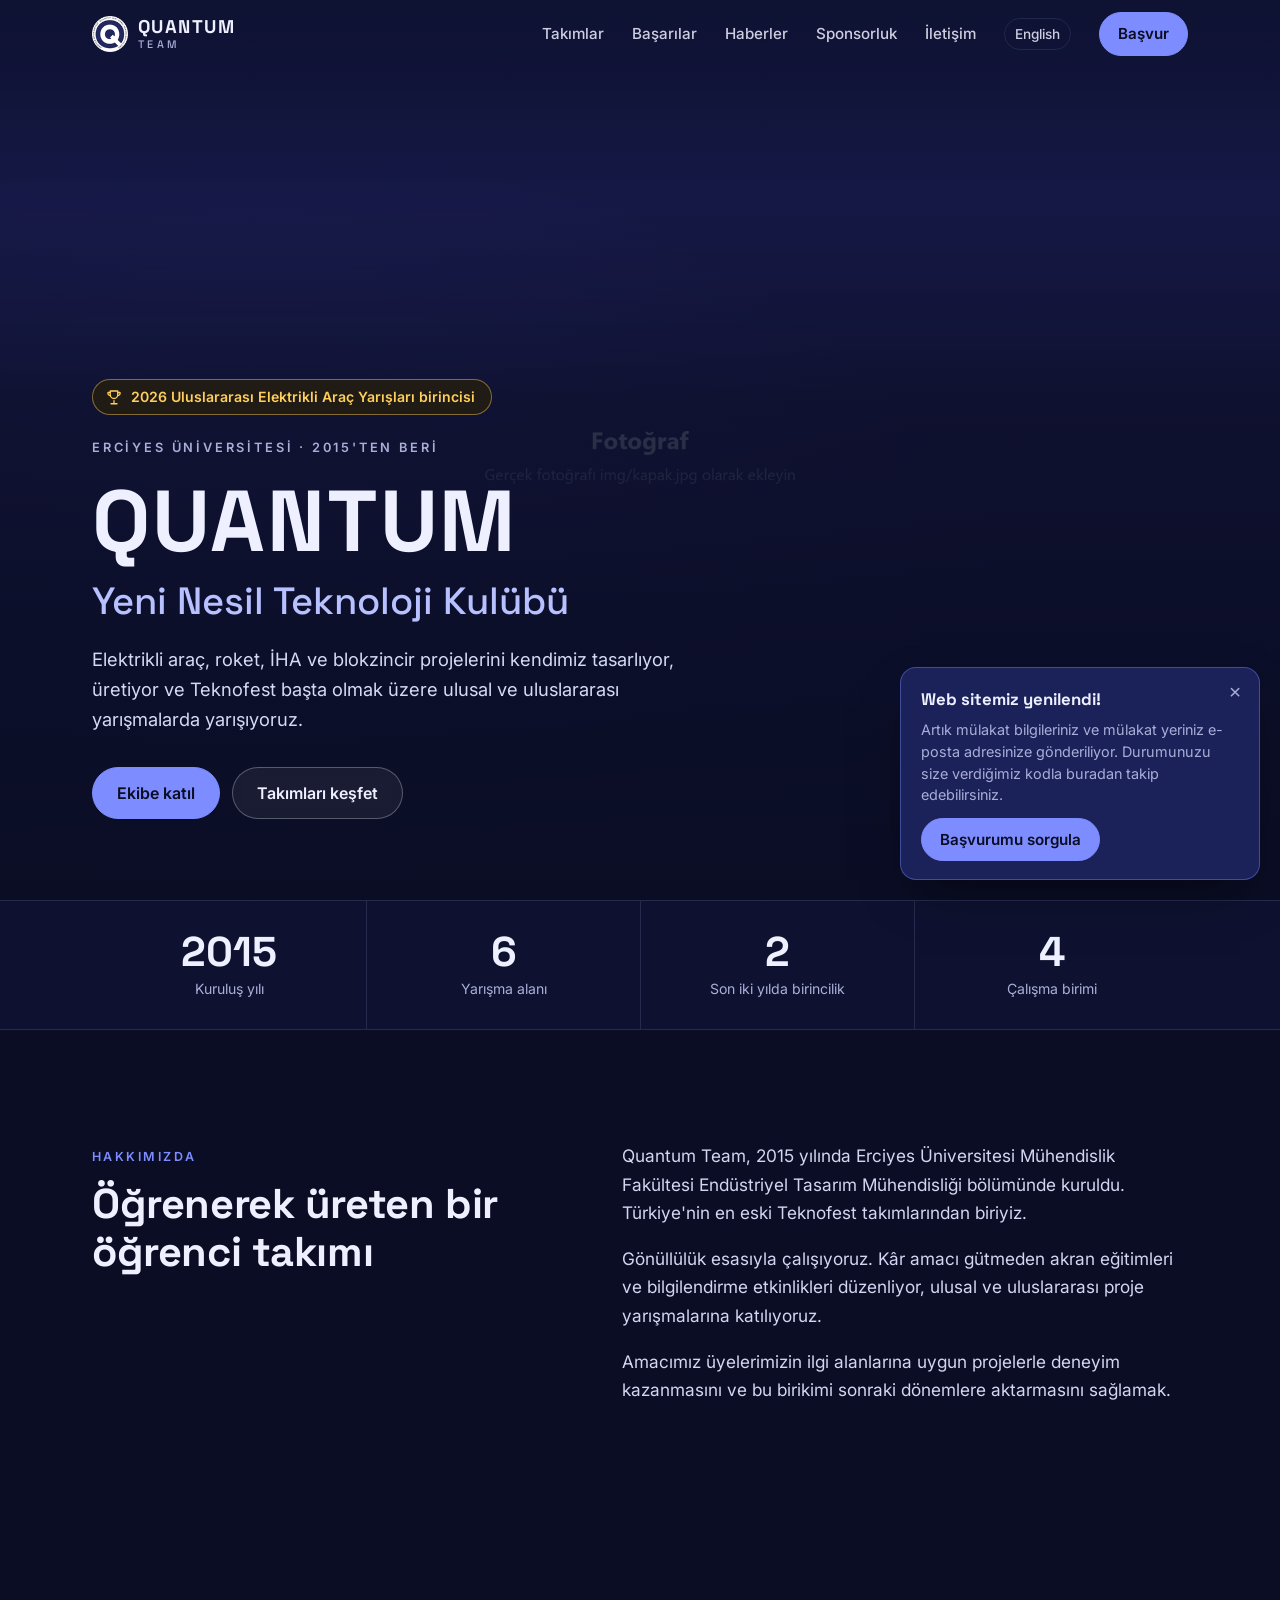
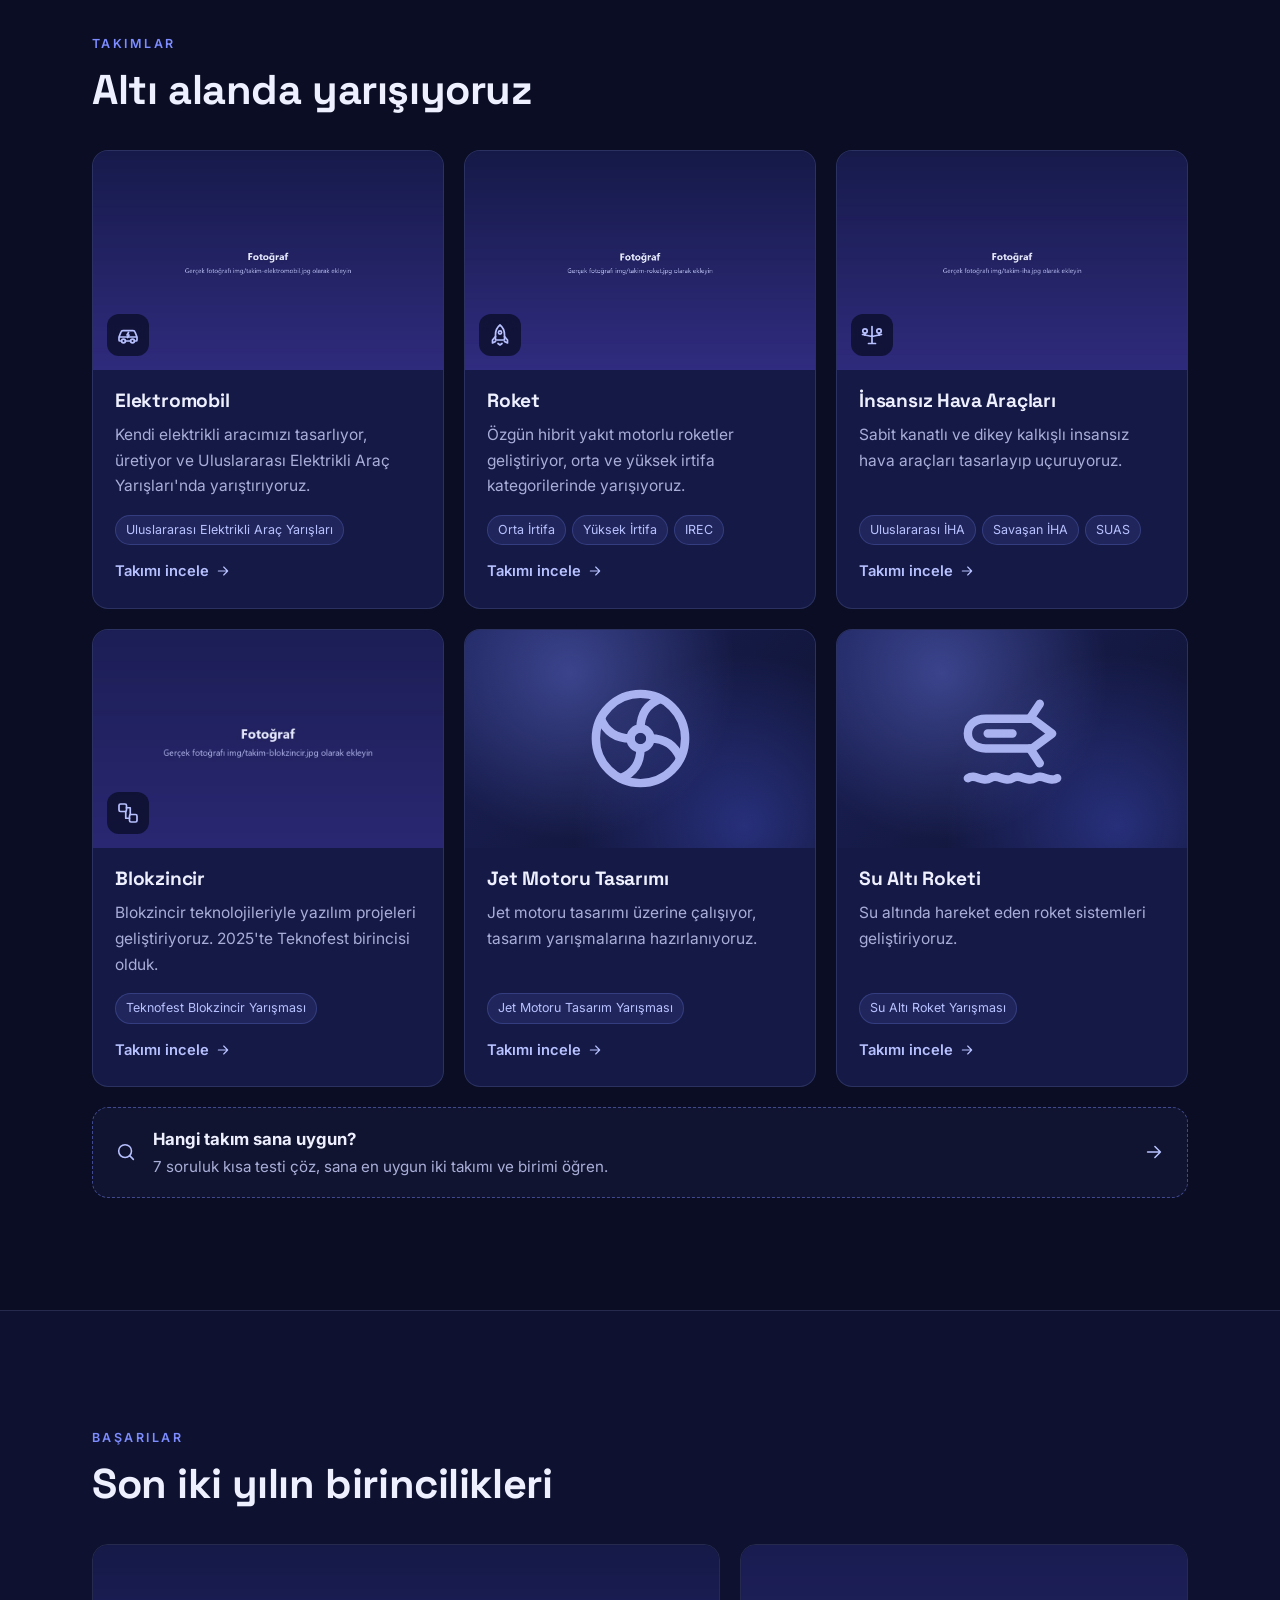
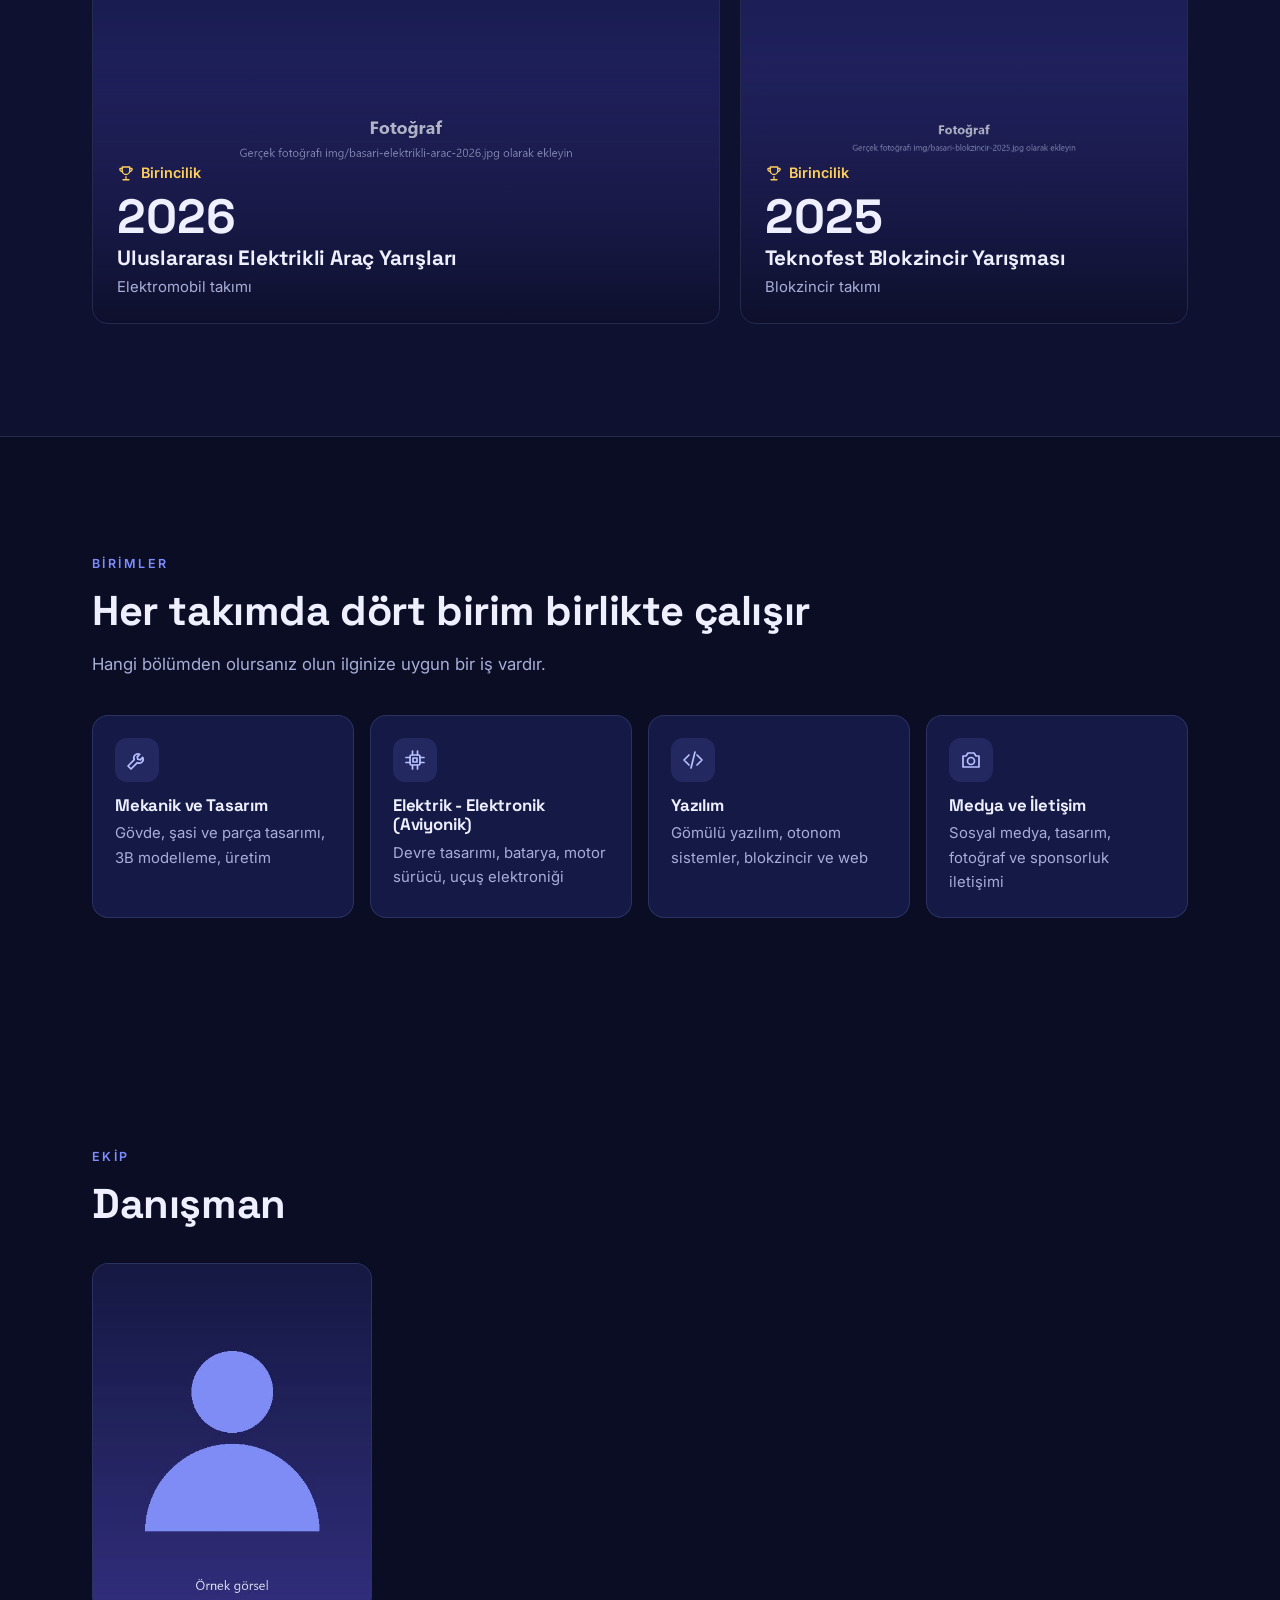
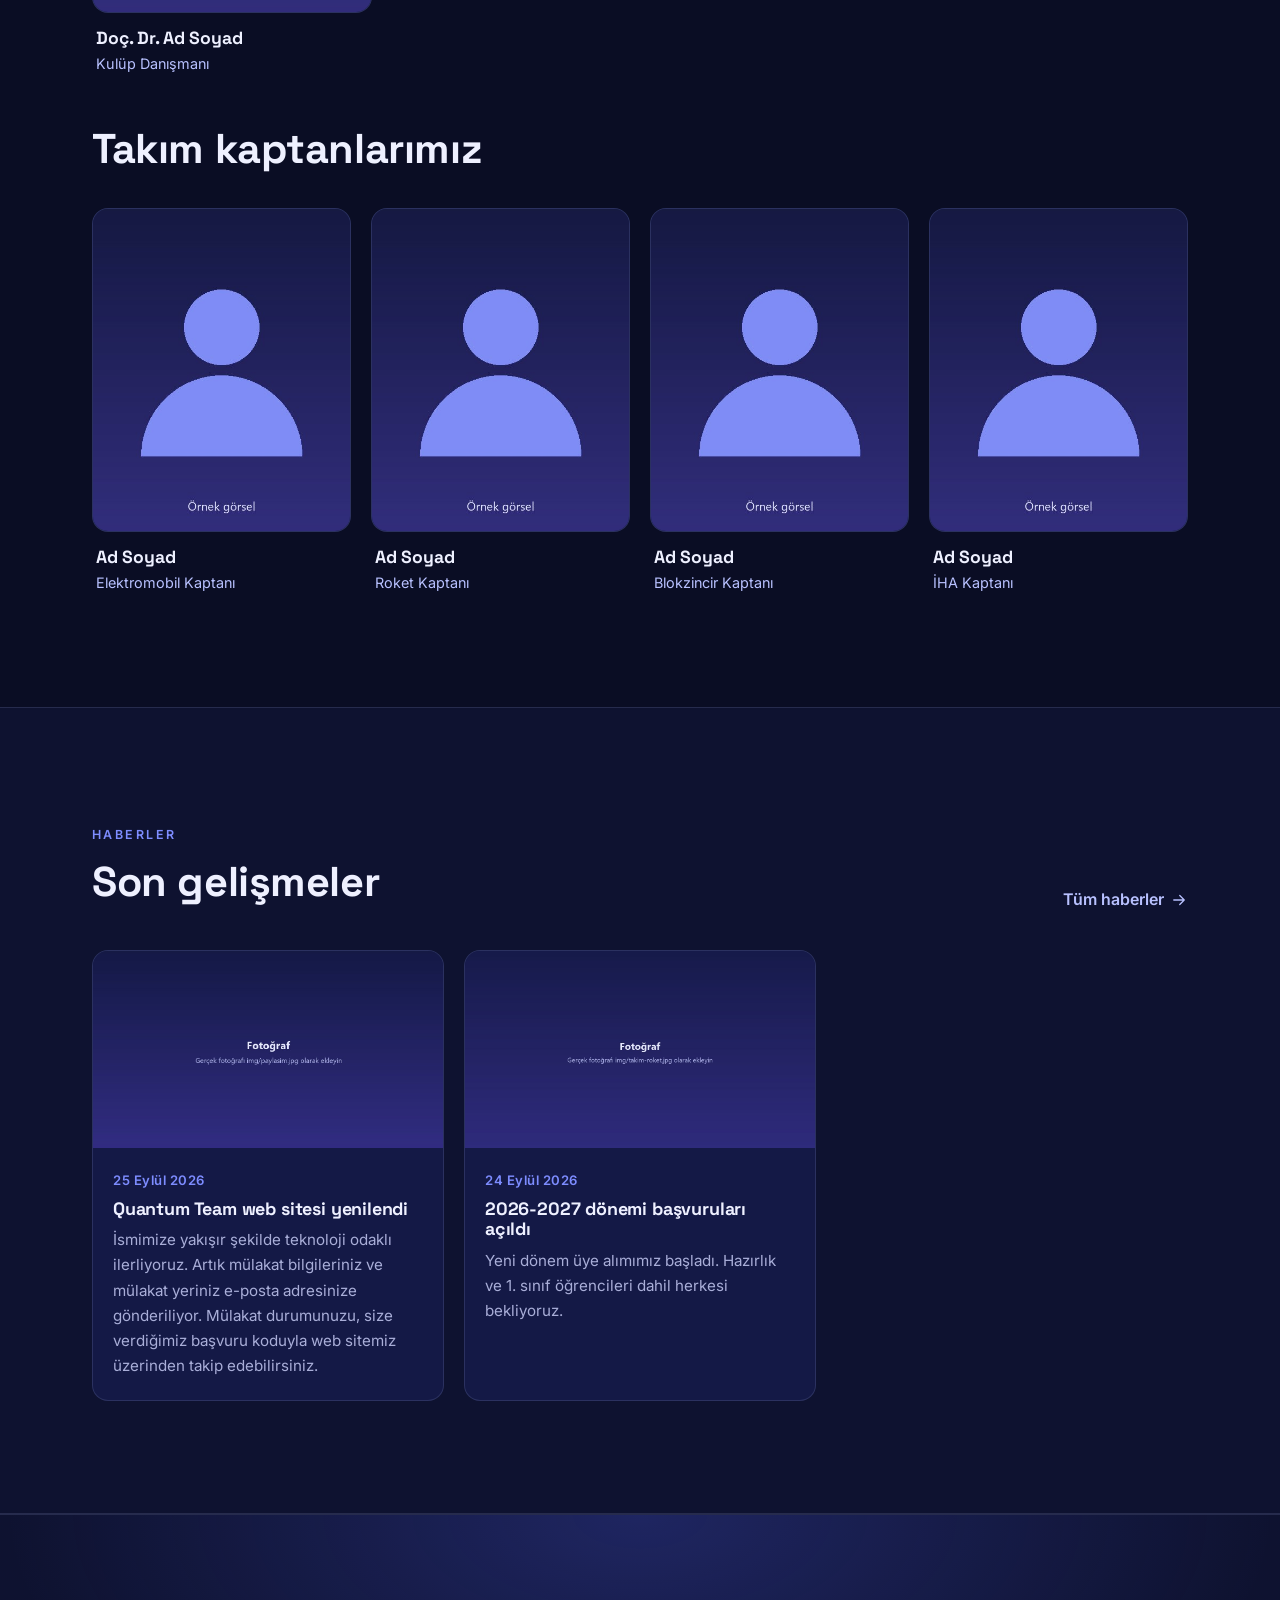
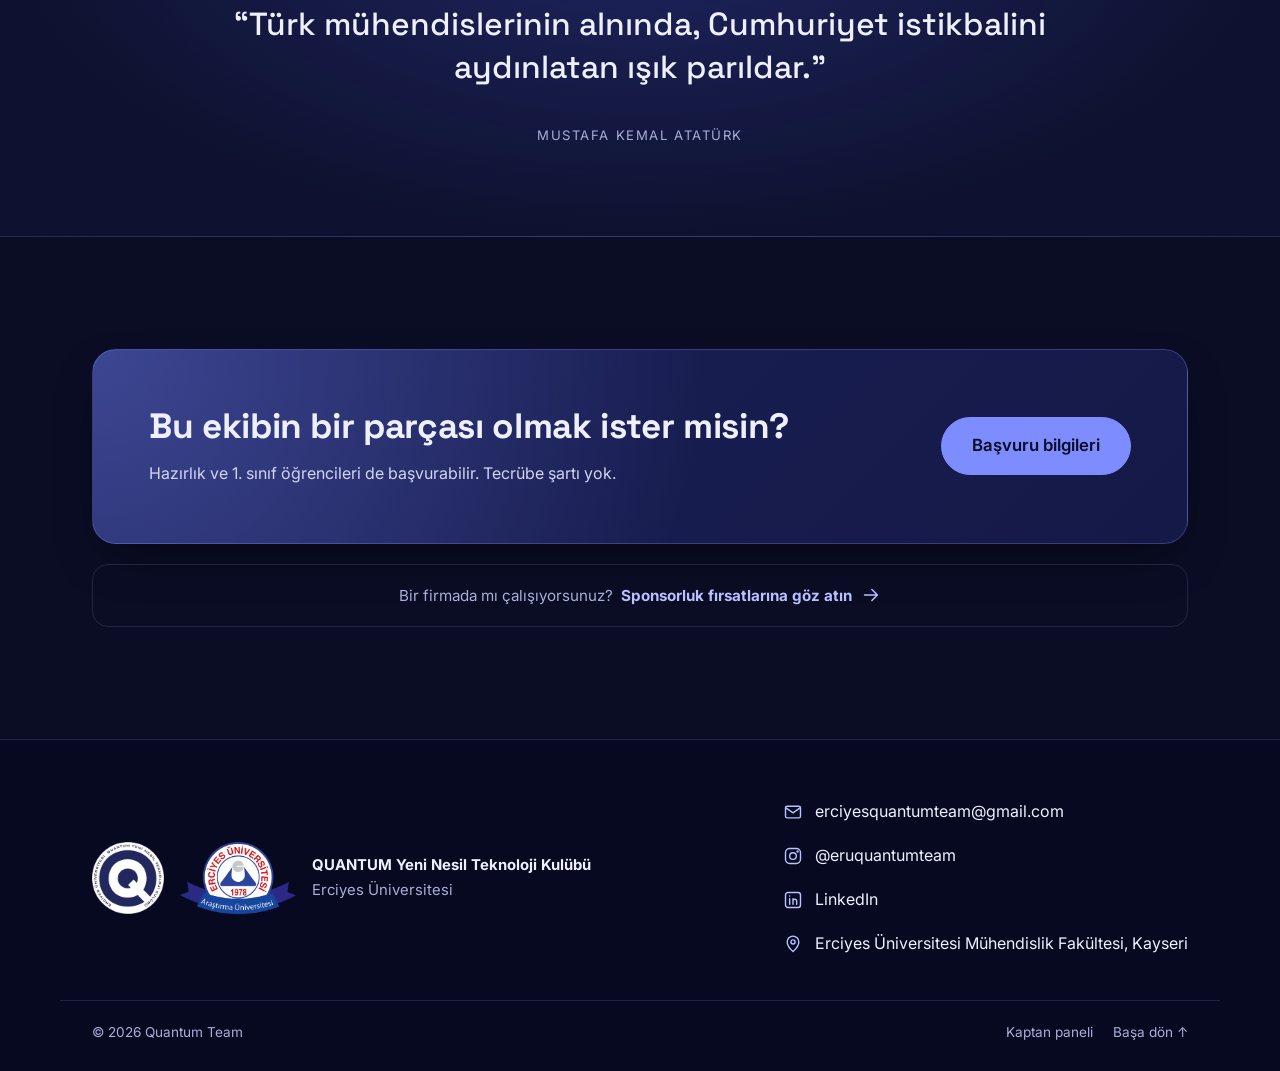
<file: site/index.html>
<!DOCTYPE html>
<html lang="tr">
<head>
  <meta charset="utf-8">
  <meta name="viewport" content="width=device-width, initial-scale=1">
  <title>Quantum Team | Erciyes Üniversitesi QUANTUM Yeni Nesil Teknoloji Kulübü</title>
  <meta name="description" content="Erciyes Üniversitesi Quantum Team. 2015'ten beri elektrikli araç, roket, İHA, blokzincir, jet motoru ve su altı roketi projeleri geliştiren öğrenci takımı.">
  <meta name="theme-color" content="#0a0d24">
  <link rel="canonical" href="https://quantumteam.com.tr/">
  <link rel="alternate" hreflang="tr" href="https://quantumteam.com.tr/">
  <link rel="alternate" hreflang="en" href="https://quantumteam.com.tr/en/">

  <meta property="og:type" content="website">
  <meta property="og:title" content="Quantum Team | Erciyes Üniversitesi">
  <meta property="og:description" content="Elektrikli araç, roket, İHA ve blokzincir projeleri geliştiren öğrenci takımı. 2026 Uluslararası Elektrikli Araç Yarışları birincisi.">
  <meta property="og:image" content="https://quantumteam.com.tr/img/paylasim.jpg">
  <meta property="og:locale" content="tr_TR">

  <link rel="icon" type="image/png" href="img/logo-64.png">
  <link rel="apple-touch-icon" href="img/apple-touch-icon.png">
  <link rel="manifest" href="manifest.webmanifest">
  <link rel="preload" as="image" href="img/kapak.jpg">

  <link rel="preconnect" href="https://fonts.googleapis.com">
  <link rel="preconnect" href="https://fonts.gstatic.com" crossorigin>
  <link href="https://fonts.googleapis.com/css2?family=Inter:wght@400;500;600&family=Space+Grotesk:wght@500;600;700&display=swap" rel="stylesheet">
  <link rel="stylesheet" href="css/stil.css">

  <script type="application/ld+json">
  {
    "@context": "https://schema.org",
    "@type": "Organization",
    "name": "QUANTUM Yeni Nesil Teknoloji Kulübü",
    "alternateName": "Quantum Team",
    "url": "https://quantumteam.com.tr/",
    "logo": "https://quantumteam.com.tr/img/logo-512.png",
    "foundingDate": "2015",
    "parentOrganization": { "@type": "CollegeOrUniversity", "name": "Erciyes Üniversitesi" },
    "sameAs": ["https://www.instagram.com/eruquantumteam/", "https://tr.linkedin.com/company/eruquantumteam"]
  }
  </script>
  <script src="icerik.js" defer></script>
  <script src="js/site.js" defer></script>
</head>
<body data-sayfa="ana">
  <a class="atla" href="#icerik">İçeriğe geç</a>
  <header class="ust" data-ust data-ust-alan></header>

  <main id="icerik">
    <section class="kapak">
      <img class="kapak__gorsel" src="img/kapak.jpg" alt="Quantum Team, 2026 Uluslararası Elektrikli Araç Yarışları ödül töreninde kupayla" width="1920" height="1280">
      <div class="kap kapak__ic">
        <p class="rozet"><span data-ikon="kupa"></span>2026 Uluslararası Elektrikli Araç Yarışları birincisi</p>
        <p class="ust-baslik">Erciyes Üniversitesi · 2015'ten beri</p>
        <h1>QUANTUM<br><span>Yeni Nesil Teknoloji Kulübü</span></h1>
        <p class="kapak__metin">Elektrikli araç, roket, İHA ve blokzincir projelerini kendimiz tasarlıyor, üretiyor ve Teknofest başta olmak üzere ulusal ve uluslararası yarışmalarda yarışıyoruz.</p>
        <div class="dugmeler">
          <a class="dugme" href="basvuru.html">Ekibe katıl</a>
          <a class="dugme dugme--ikincil" href="#takimlar">Takımları keşfet</a>
        </div>
        <p class="geri-sayim" data-geri-sayim hidden></p>
      </div>
    </section>

    <section class="rakamlar" aria-label="Rakamlarla Quantum Team">
      <div class="kap rakamlar__liste" data-rakamlar></div>
    </section>

    <section class="bolum" id="hakkimizda">
      <div class="kap iki-kolon">
        <div>
          <p class="bolum__etiket">Hakkımızda</p>
          <h2>Öğrenerek üreten bir öğrenci takımı</h2>
        </div>
        <div class="metin" data-hakkimizda></div>
      </div>
    </section>

    <section class="bolum" id="takimlar">
      <div class="kap">
        <p class="bolum__etiket">Takımlar</p>
        <h2>Altı alanda yarışıyoruz</h2>
        <div class="takimlar" data-takimlar></div>
        <a class="test-bandi belir" href="test.html">
          <span class="test-bandi__ikon" data-ikon="arama"></span>
          <span><strong>Hangi takım sana uygun?</strong><br>7 soruluk kısa testi çöz, sana en uygun iki takımı ve birimi öğren.</span>
          <span data-ikon="ok"></span>
        </a>
      </div>
    </section>

    <section class="bolum bolum--koyu" id="basarilar">
      <div class="kap">
        <p class="bolum__etiket">Başarılar</p>
        <h2>Son iki yılın birincilikleri</h2>
        <div class="basarilar" data-basarilar></div>
      </div>
    </section>

    <section class="bolum" id="birimler">
      <div class="kap">
        <p class="bolum__etiket">Birimler</p>
        <h2>Her takımda dört birim birlikte çalışır</h2>
        <p class="bolum__giris">Hangi bölümden olursanız olun ilginize uygun bir iş vardır.</p>
        <div class="birimler" data-birimler></div>
      </div>
    </section>

    <section class="bolum" id="ekip">
      <div class="kap">
        <p class="bolum__etiket">Ekip</p>
        <div data-danisman-bolumu>
          <h2>Danışman</h2>
          <div class="kaptanlar kaptanlar--az" data-danisman></div>
        </div>
        <h2 class="ekip__alt-baslik">Takım kaptanlarımız</h2>
        <div class="kaptanlar" data-kaptanlar></div>
      </div>
    </section>

    <section class="bolum bolum--koyu" id="haberler" data-haber-bolumu hidden>
      <div class="kap">
        <div class="bolum__ust">
          <div>
            <p class="bolum__etiket">Haberler</p>
            <h2>Son gelişmeler</h2>
          </div>
          <a class="bolum__link" href="haberler.html">Tüm haberler <span data-ikon="ok"></span></a>
        </div>
        <div class="haberler" data-haberler data-sinir="3"></div>
      </div>
    </section>

    <section class="bolum" id="mezunlar" data-mezun-bolumu hidden>
      <div class="kap">
        <p class="bolum__etiket">Mezunlar</p>
        <h2>Eski üyelerimiz şimdi nerede?</h2>
        <div class="mezunlar" data-mezunlar></div>
      </div>
    </section>

    <section class="bolum" id="sponsorlar" data-sponsor-bolumu hidden>
      <div class="kap">
        <div class="bolum__ust">
          <div>
            <p class="bolum__etiket">Sponsorlar</p>
            <h2>Bize destek olanlar</h2>
          </div>
          <a class="bolum__link" href="sponsorluk.html">Sponsorumuz olun <span data-ikon="ok"></span></a>
        </div>
        <div class="sponsorlar" data-sponsorlar></div>
      </div>
    </section>

    <section class="alinti">
      <div class="kap">
        <blockquote>
          <p>“Türk mühendislerinin alnında, Cumhuriyet istikbalini aydınlatan ışık parıldar.”</p>
          <cite>Mustafa Kemal Atatürk</cite>
        </blockquote>
      </div>
    </section>

    <section class="bolum">
      <div class="kap">
        <div class="katil">
          <div>
            <h2>Bu ekibin bir parçası olmak ister misin?</h2>
            <p data-basvuru-not></p>
          </div>
          <a class="dugme dugme--buyuk" href="basvuru.html">Başvuru bilgileri</a>
        </div>
        <a class="sponsor-bandi" href="sponsorluk.html">Bir firmada mı çalışıyorsunuz? <strong>Sponsorluk fırsatlarına göz atın</strong> <span data-ikon="ok"></span></a>
      </div>
    </section>
  </main>

  <footer class="alt" id="iletisim" data-alt-alan></footer>
</body>
</html>
</file>
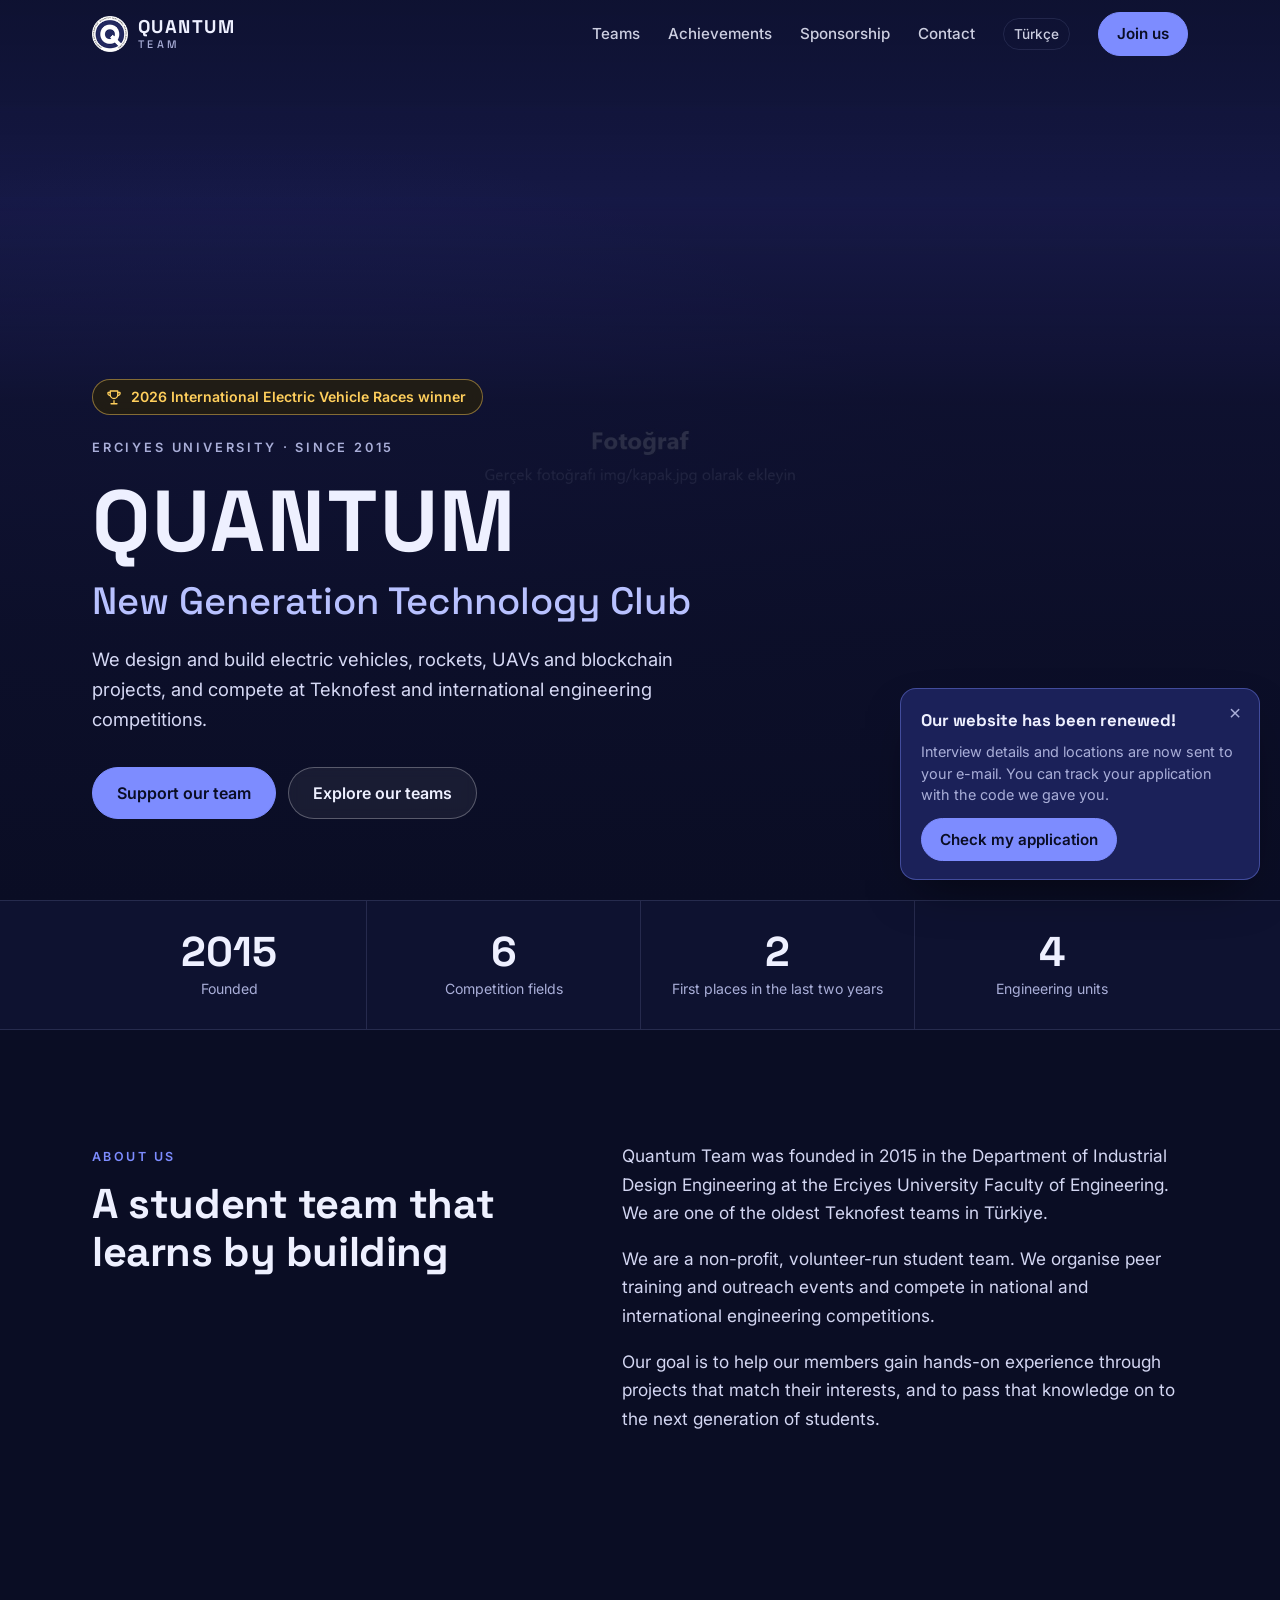
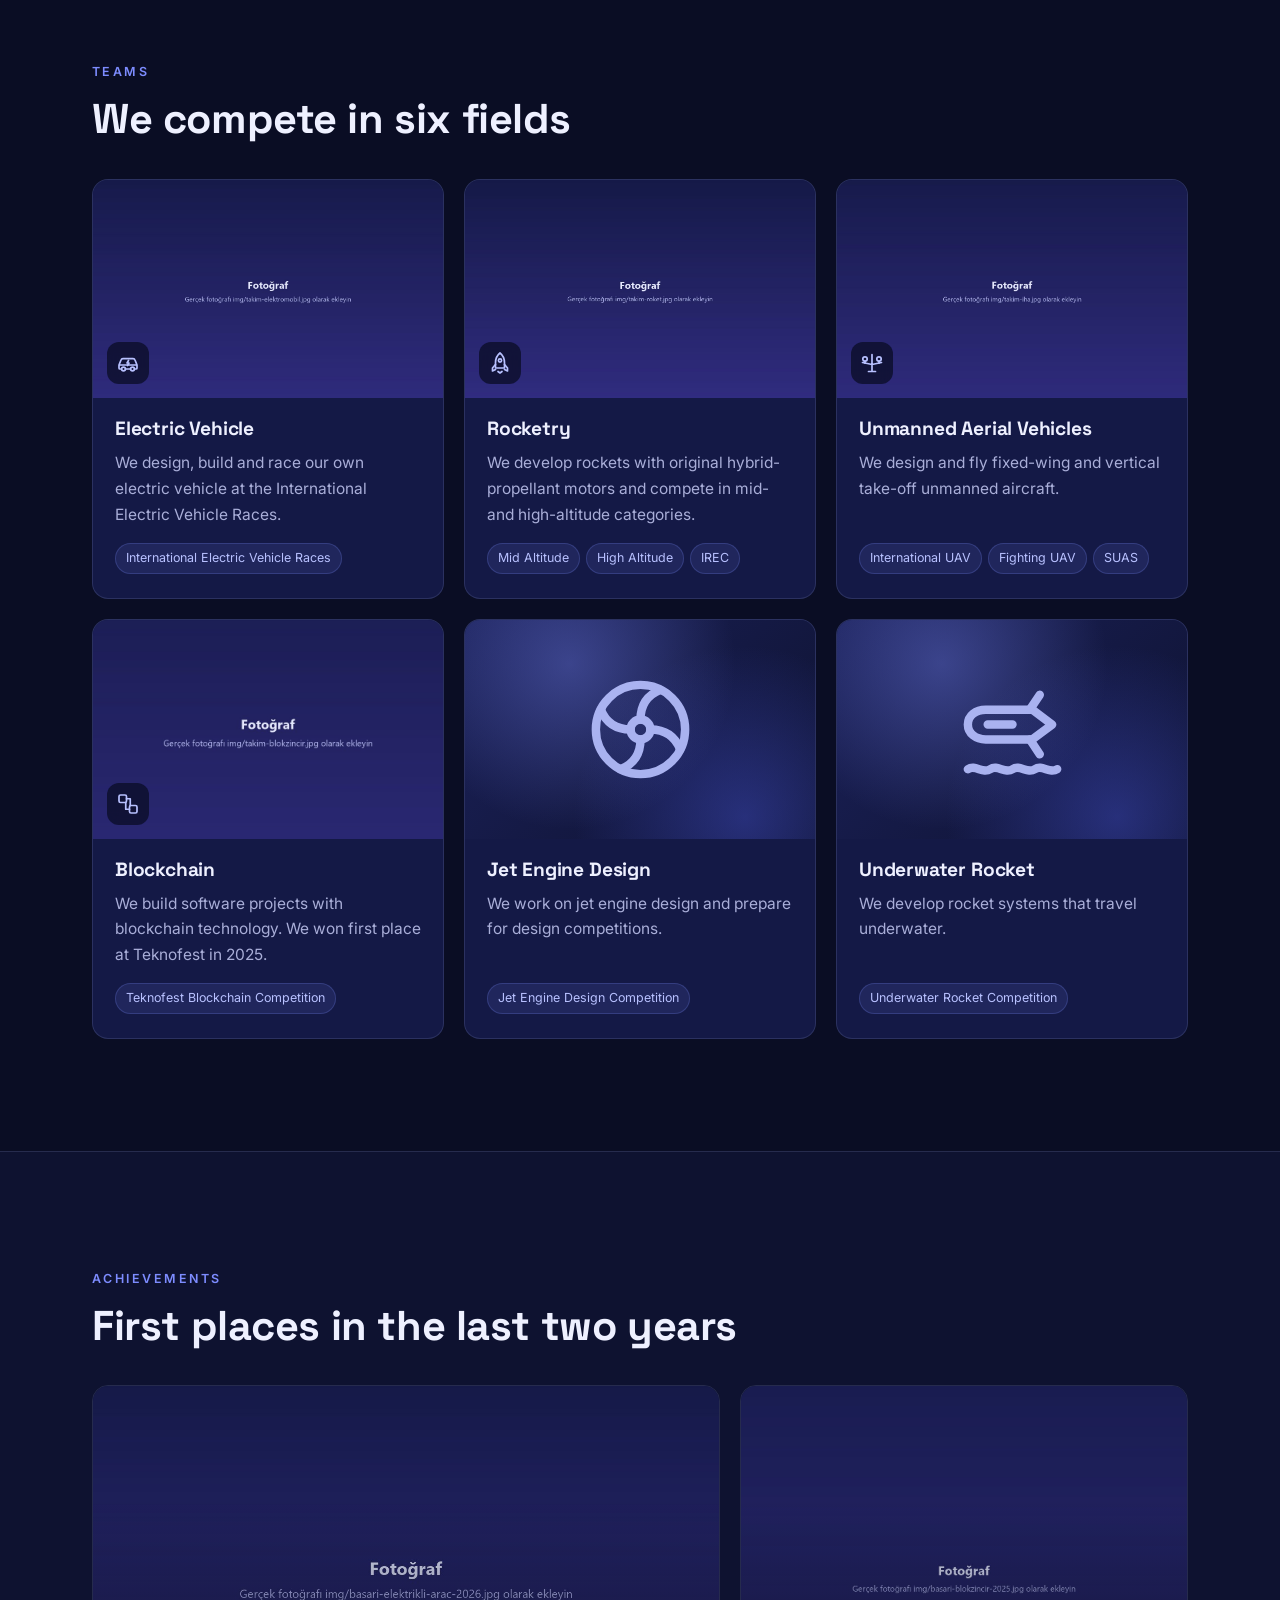
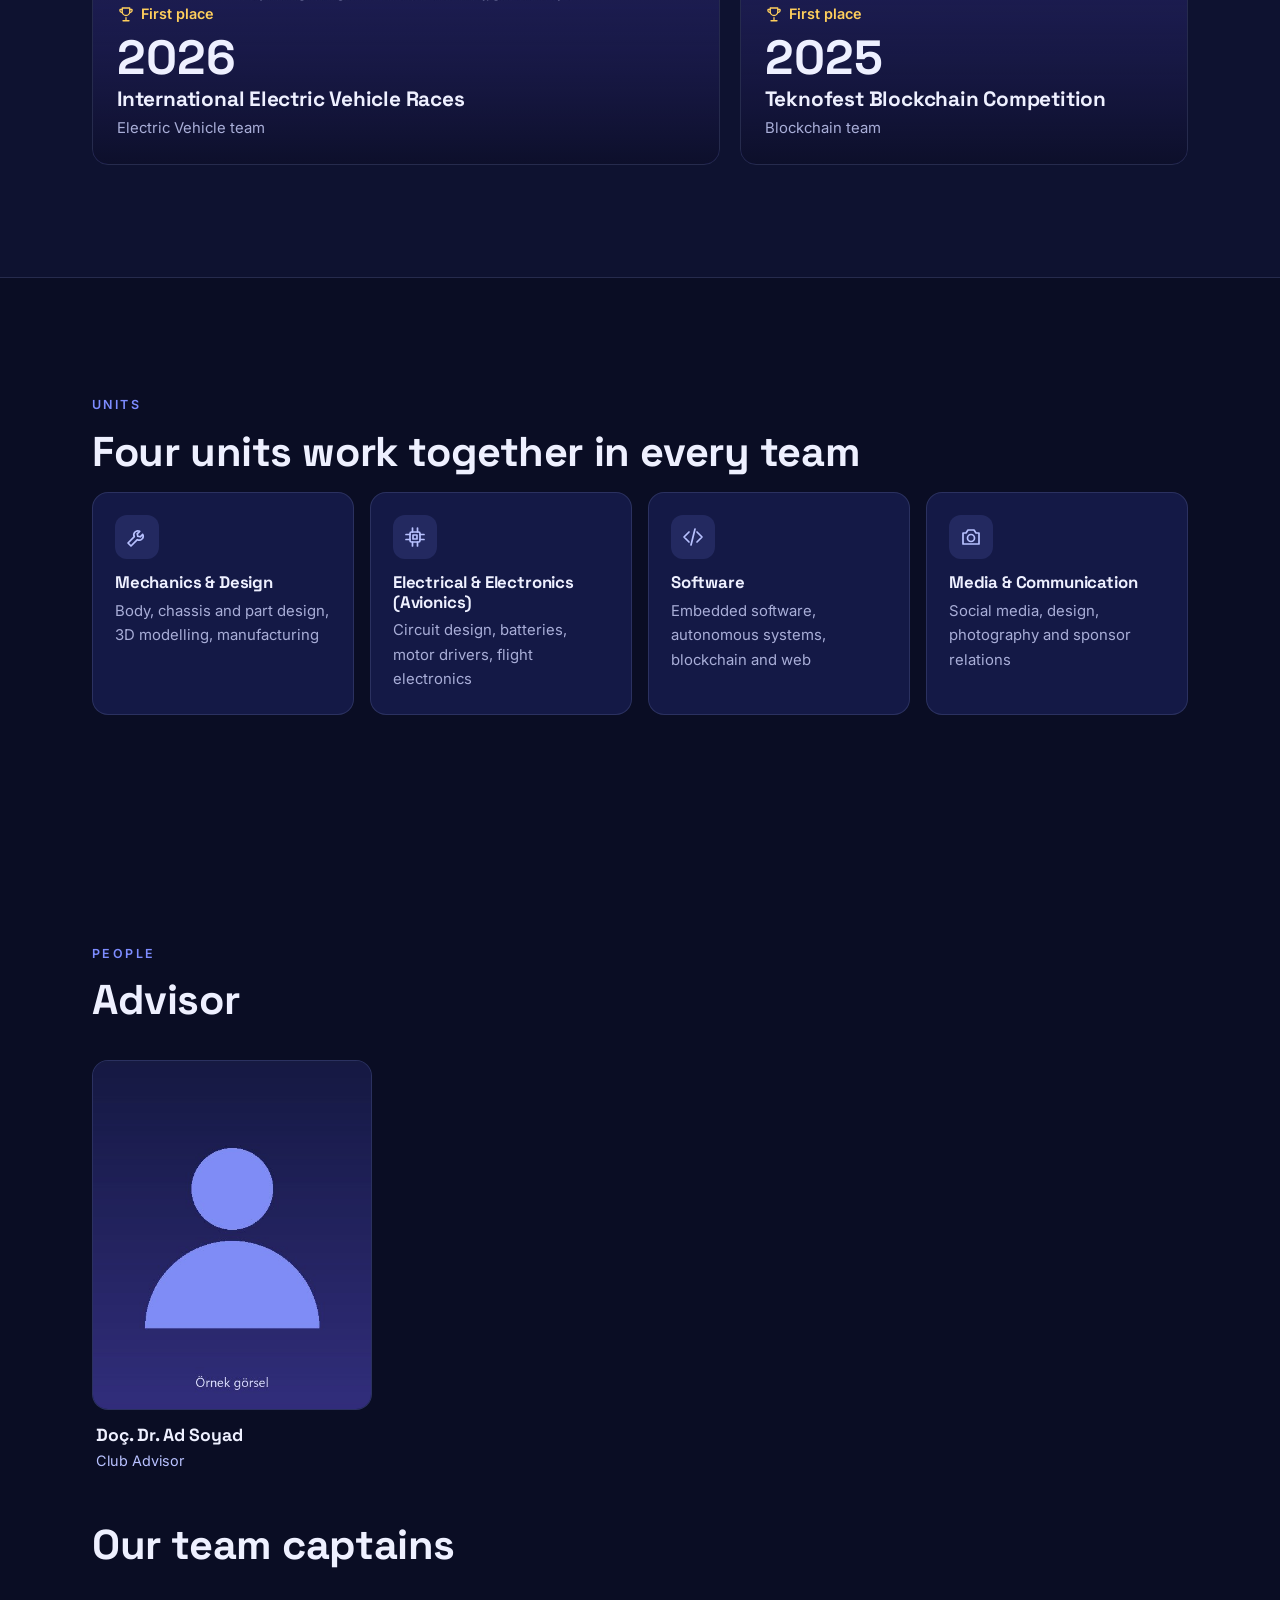
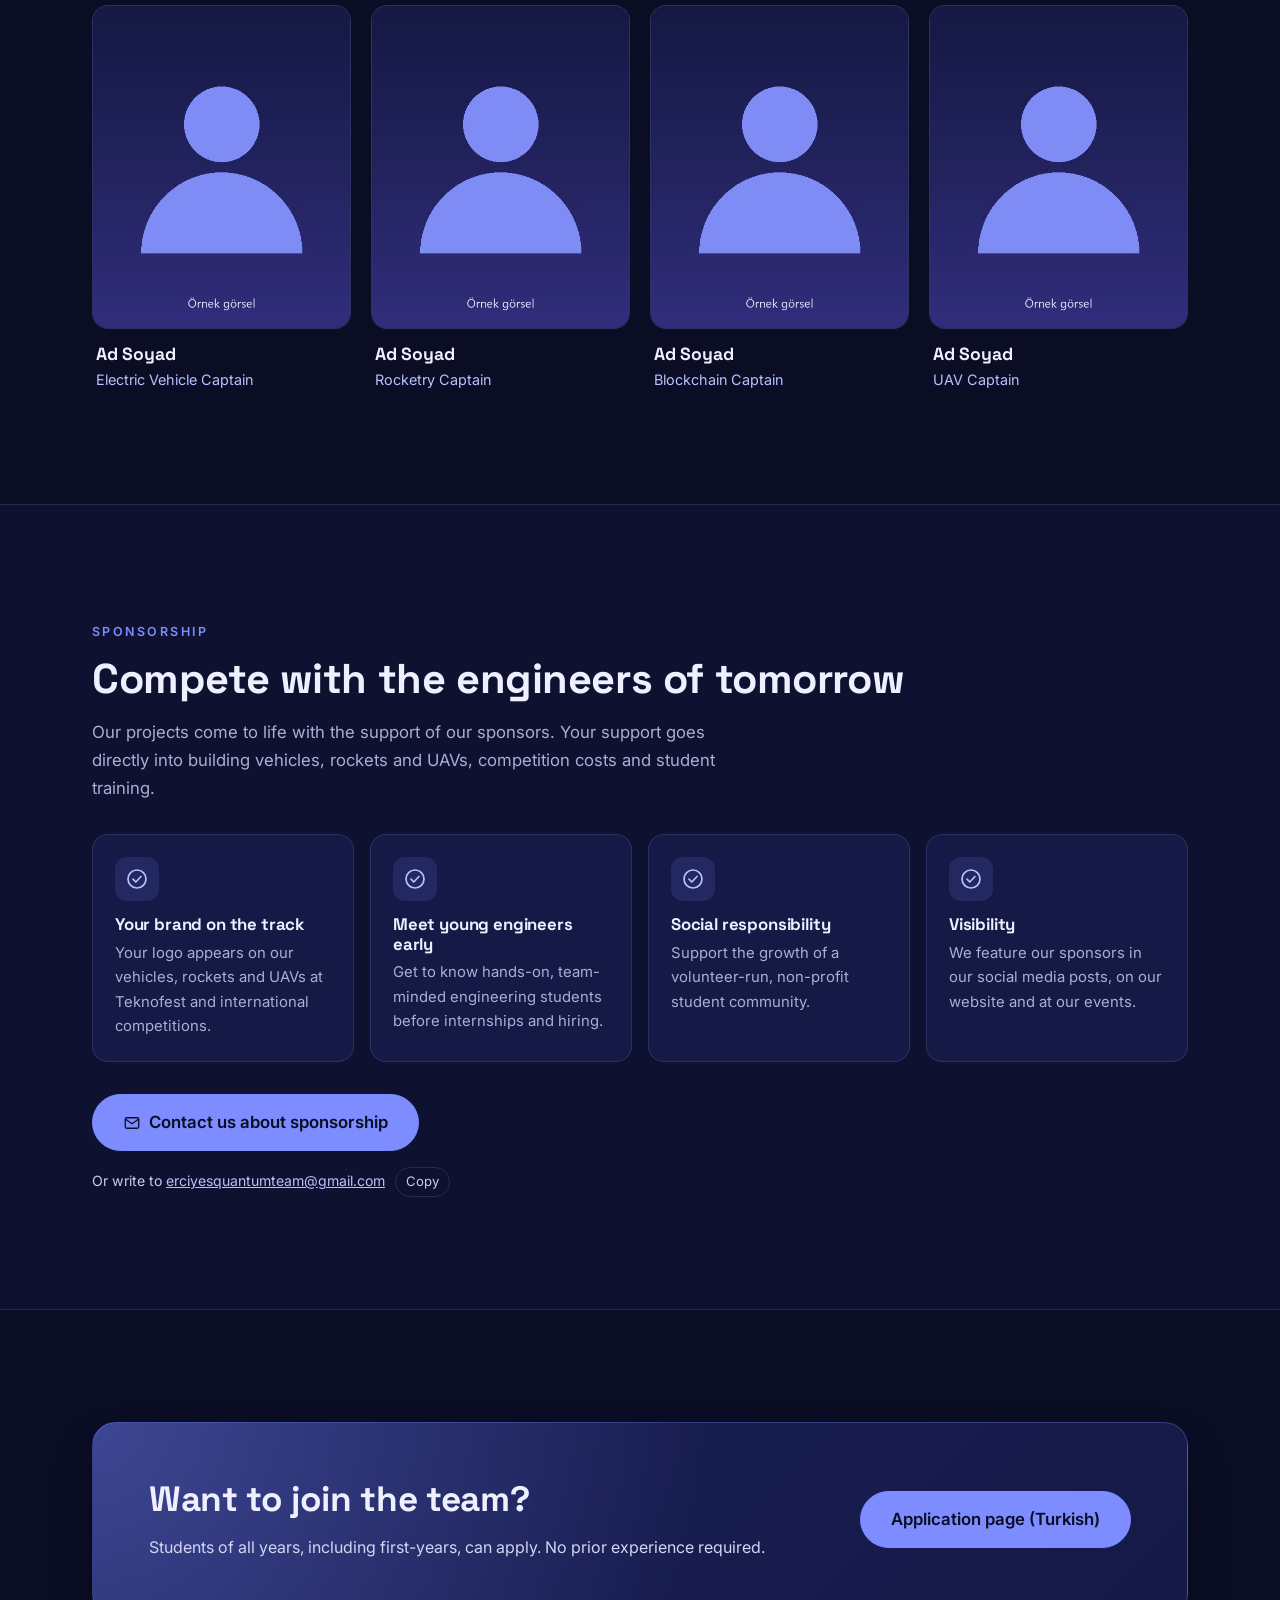
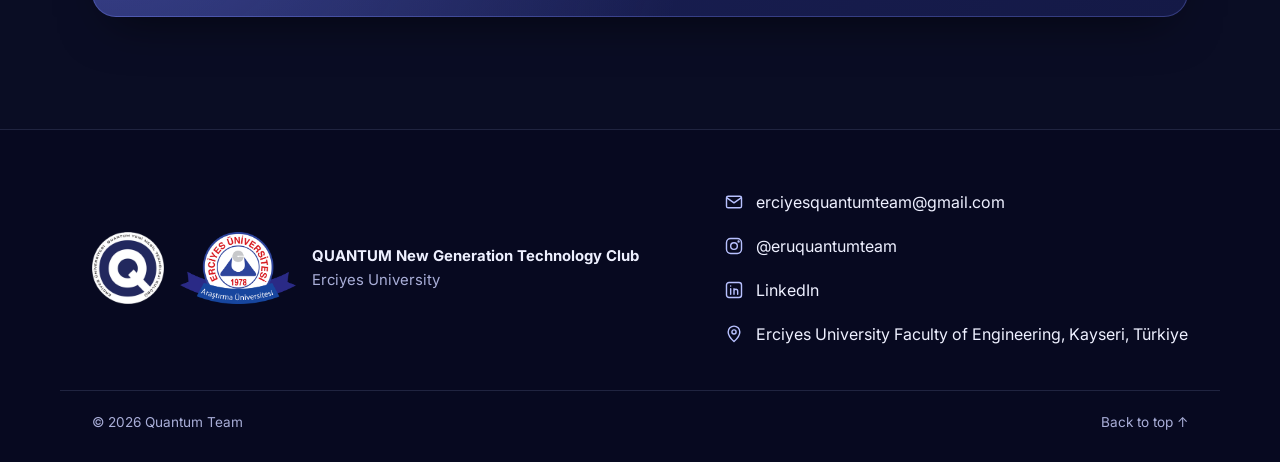
<file: site/en/index.html>
<!DOCTYPE html>
<html lang="en">
<head>
  <meta charset="utf-8">
  <meta name="viewport" content="width=device-width, initial-scale=1">
  <title>Quantum Team | Erciyes University Engineering Student Team</title>
  <meta name="description" content="Quantum Team is Erciyes University's engineering student team. Since 2015 we have built electric vehicles, rockets, UAVs and blockchain projects for Teknofest and international competitions.">
  <meta name="theme-color" content="#0a0d24">
  <link rel="canonical" href="https://quantumteam.com.tr/en/">
  <link rel="alternate" hreflang="tr" href="https://quantumteam.com.tr/">
  <link rel="alternate" hreflang="en" href="https://quantumteam.com.tr/en/">
  <meta property="og:type" content="website">
  <meta property="og:title" content="Quantum Team | Erciyes University">
  <meta property="og:description" content="Engineering student team building electric vehicles, rockets, UAVs and blockchain projects. 2026 International Electric Vehicle Races winner.">
  <meta property="og:image" content="https://quantumteam.com.tr/img/paylasim.jpg">
  <meta property="og:locale" content="en_US">
  <link rel="icon" type="image/png" href="../img/logo-64.png">
  <link rel="apple-touch-icon" href="../img/apple-touch-icon.png">
  <link rel="preconnect" href="https://fonts.googleapis.com">
  <link rel="preconnect" href="https://fonts.gstatic.com" crossorigin>
  <link href="https://fonts.googleapis.com/css2?family=Inter:wght@400;500;600&family=Space+Grotesk:wght@500;600;700&display=swap" rel="stylesheet">
  <link rel="stylesheet" href="../css/stil.css">
  <script>window.KOK = '../';</script>
  <script src="../icerik.js" defer></script>
  <script src="../icerik-en.js" defer></script>
  <script src="../js/site.js" defer></script>
</head>
<body data-sayfa="ana">
  <a class="atla" href="#icerik">Skip to content</a>
  <header class="ust" data-ust data-ust-alan></header>

  <main id="icerik">
    <section class="kapak">
      <img class="kapak__gorsel" src="../img/kapak.jpg" alt="Quantum Team with the trophy at the 2026 International Electric Vehicle Races award ceremony" width="1920" height="1280">
      <div class="kap kapak__ic">
        <p class="rozet"><span data-ikon="kupa"></span>2026 International Electric Vehicle Races winner</p>
        <p class="ust-baslik">Erciyes University · Since 2015</p>
        <h1>QUANTUM<br><span>New Generation Technology Club</span></h1>
        <p class="kapak__metin">We design and build electric vehicles, rockets, UAVs and blockchain projects, and compete at Teknofest and international engineering competitions.</p>
        <div class="dugmeler">
          <a class="dugme" href="#sponsorship">Support our team</a>
          <a class="dugme dugme--ikincil" href="#teams">Explore our teams</a>
        </div>
      </div>
    </section>

    <section class="rakamlar" aria-label="Quantum Team in numbers">
      <div class="kap rakamlar__liste" data-rakamlar></div>
    </section>

    <section class="bolum" id="about">
      <div class="kap iki-kolon">
        <div>
          <p class="bolum__etiket">About us</p>
          <h2>A student team that learns by building</h2>
        </div>
        <div class="metin" data-hakkimizda></div>
      </div>
    </section>

    <section class="bolum" id="teams">
      <div class="kap">
        <p class="bolum__etiket">Teams</p>
        <h2>We compete in six fields</h2>
        <div class="takimlar" data-takimlar></div>
      </div>
    </section>

    <section class="bolum bolum--koyu" id="achievements">
      <div class="kap">
        <p class="bolum__etiket">Achievements</p>
        <h2>First places in the last two years</h2>
        <div class="basarilar" data-basarilar></div>
      </div>
    </section>

    <section class="bolum" id="units">
      <div class="kap">
        <p class="bolum__etiket">Units</p>
        <h2>Four units work together in every team</h2>
        <div class="birimler" data-birimler></div>
      </div>
    </section>

    <section class="bolum" id="team">
      <div class="kap">
        <p class="bolum__etiket">People</p>
        <div data-danisman-bolumu>
          <h2>Advisor</h2>
          <div class="kaptanlar kaptanlar--az" data-danisman></div>
        </div>
        <h2 class="ekip__alt-baslik">Our team captains</h2>
        <div class="kaptanlar" data-kaptanlar></div>
      </div>
    </section>

    <section class="bolum bolum--koyu" id="sponsorship">
      <div class="kap">
        <p class="bolum__etiket">Sponsorship</p>
        <h2>Compete with the engineers of tomorrow</h2>
        <p class="bolum__giris">Our projects come to life with the support of our sponsors. Your support goes directly into building vehicles, rockets and UAVs, competition costs and student training.</p>
        <div class="birimler" data-sp-neden></div>
        <div class="sponsorlar" data-sponsorlar></div>
        <div class="dugmeler dugmeler--ust">
          <a class="dugme dugme--buyuk" data-sp-mail><span data-ikon="eposta"></span>Contact us about sponsorship</a>
          <a class="dugme dugme--ikincil" data-sp-dosya hidden download><span data-ikon="indir"></span>Sponsorship deck (PDF)</a>
        </div>
        <p class="kucuk-not sp-adres" data-sp-adres></p>
      </div>
    </section>

    <section class="bolum">
      <div class="kap">
        <div class="katil">
          <div>
            <h2>Want to join the team?</h2>
            <p data-basvuru-not></p>
          </div>
          <a class="dugme dugme--buyuk" href="../basvuru.html" lang="tr">Application page (Turkish)</a>
        </div>
      </div>
    </section>
  </main>

  <footer class="alt" id="iletisim" data-alt-alan></footer>
</body>
</html>
</file>
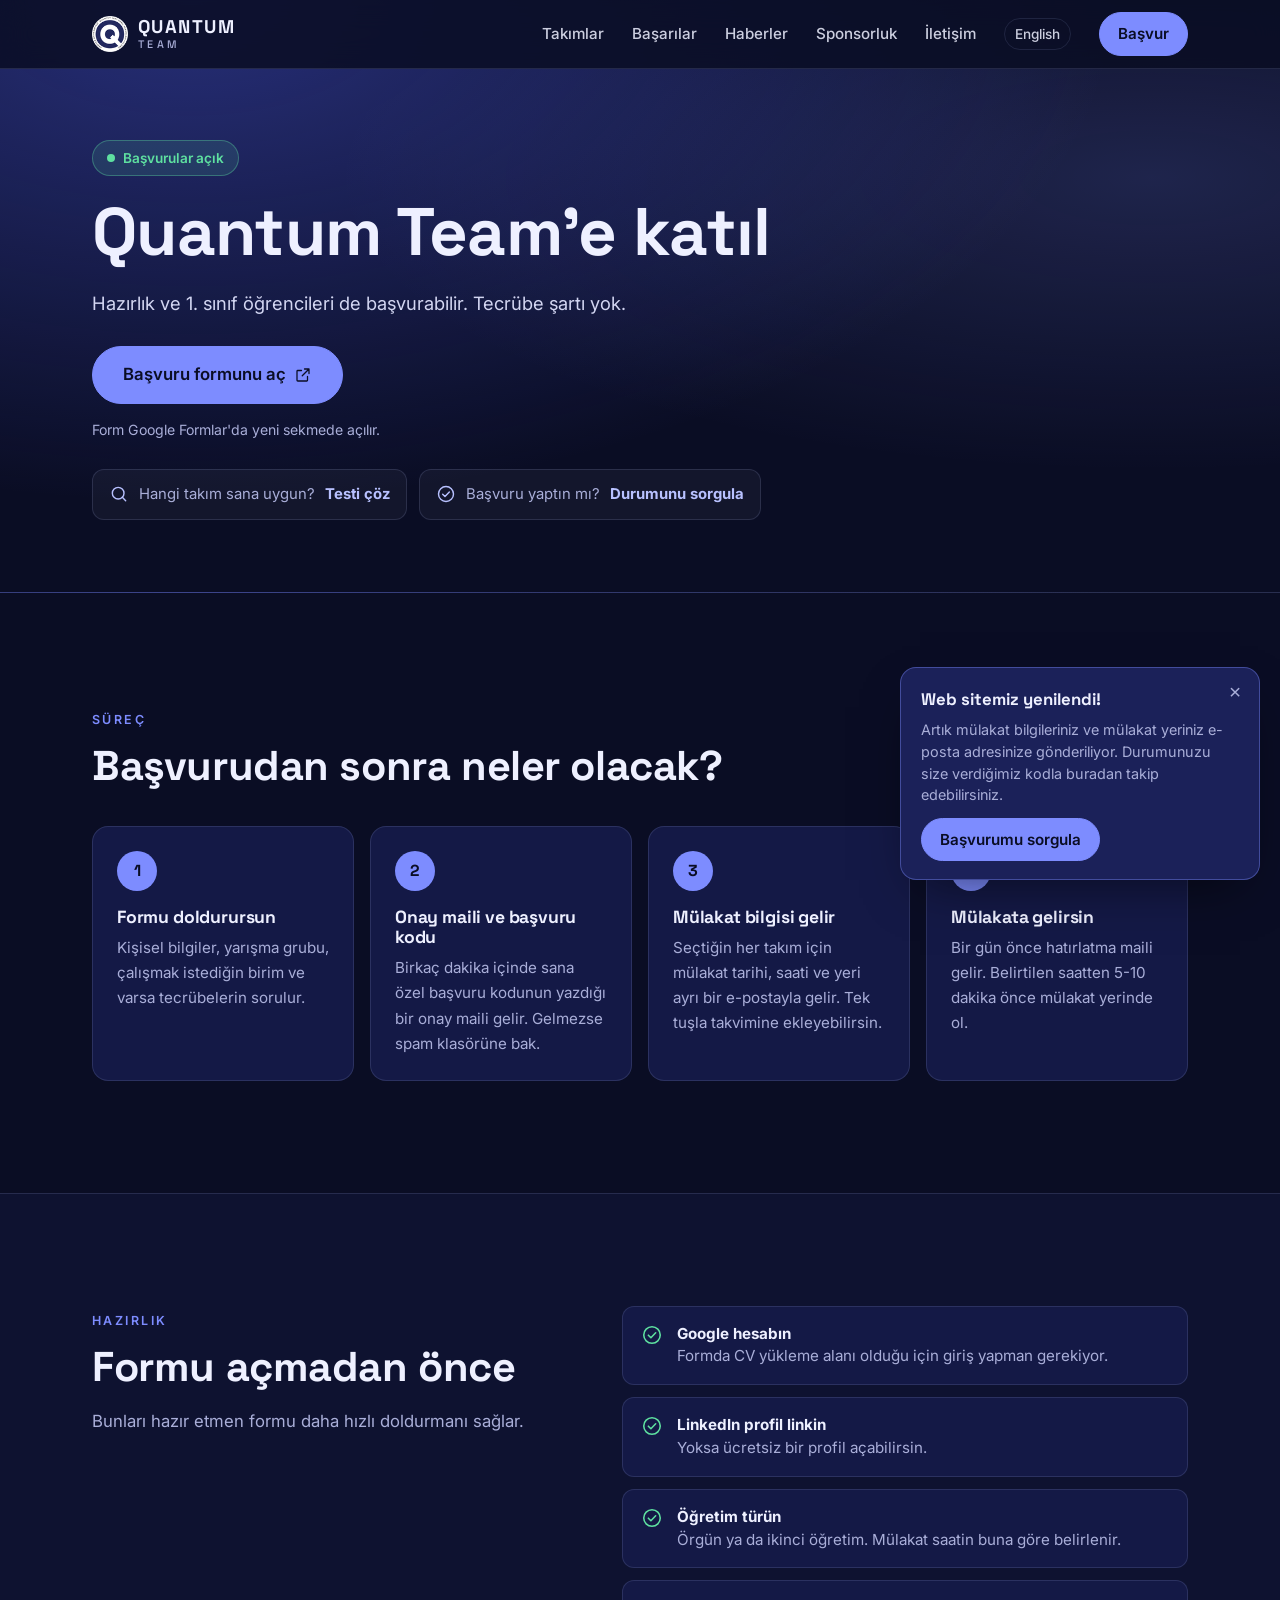
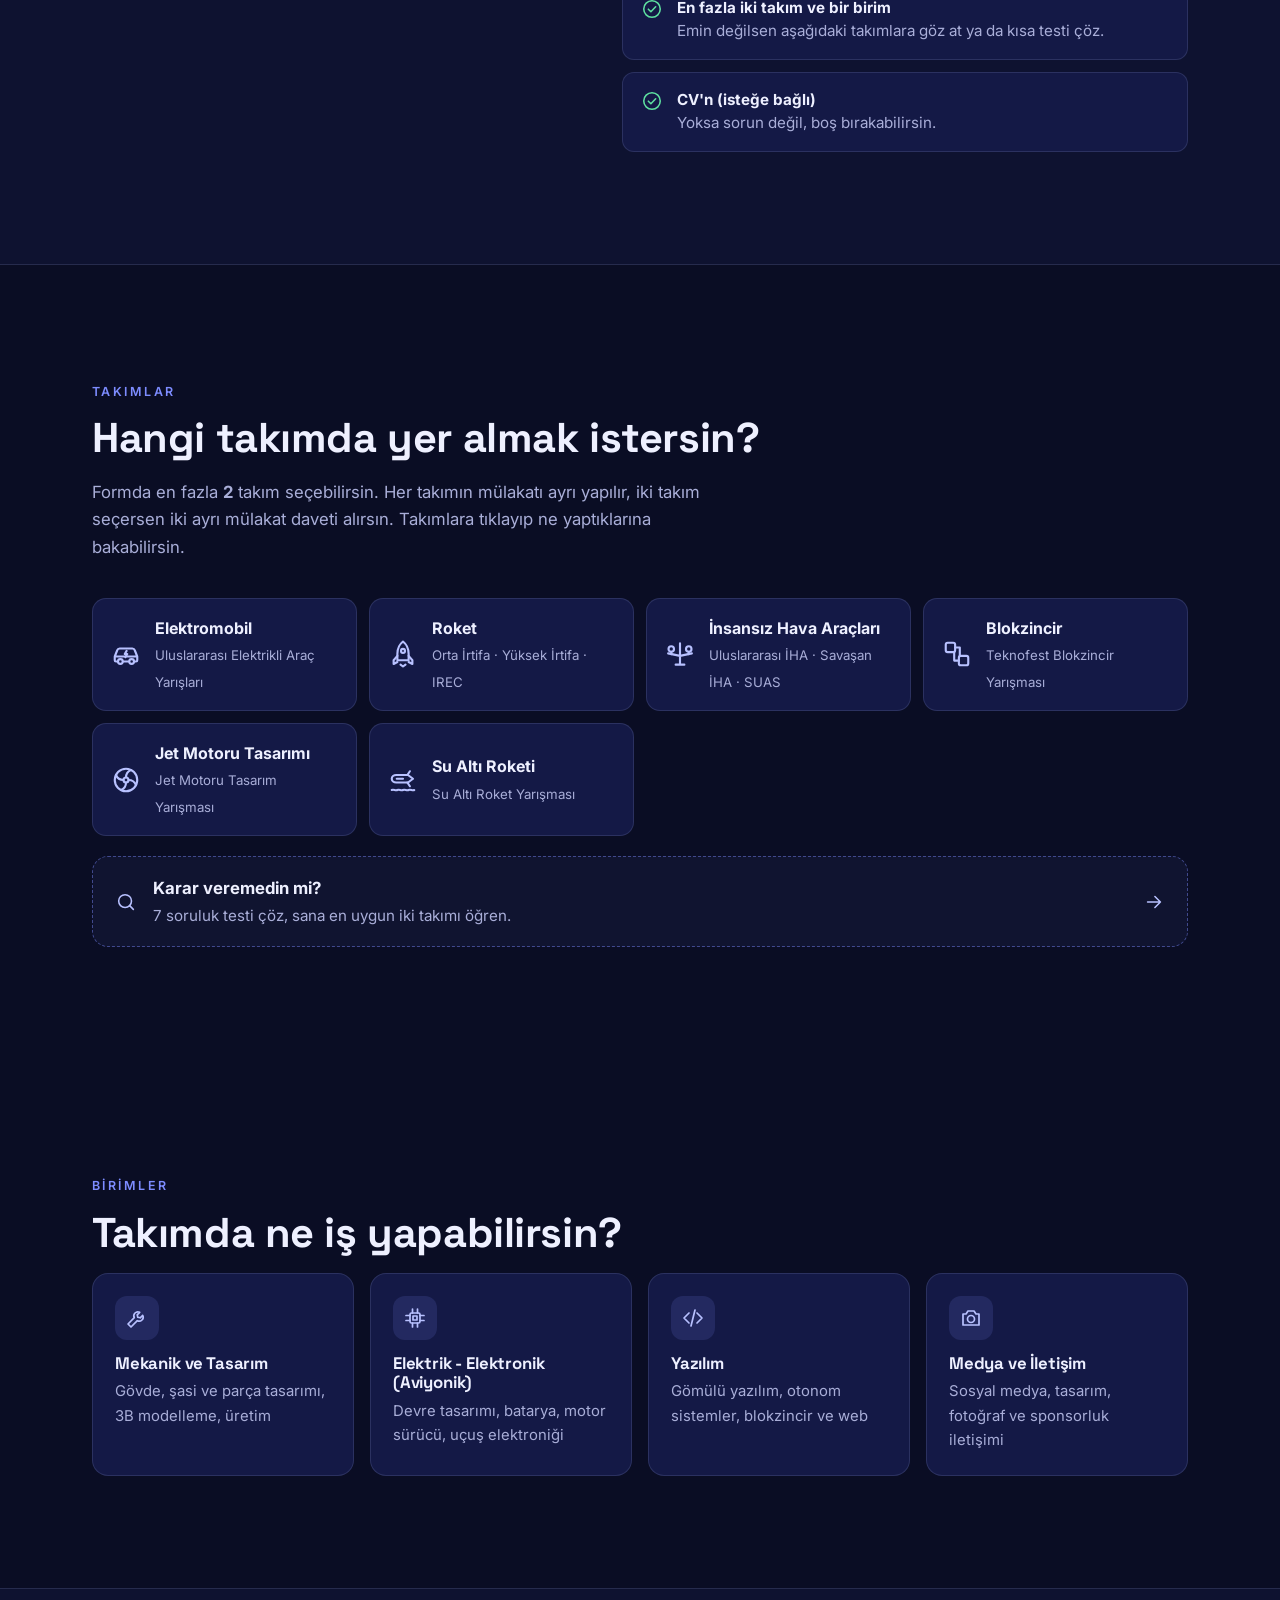
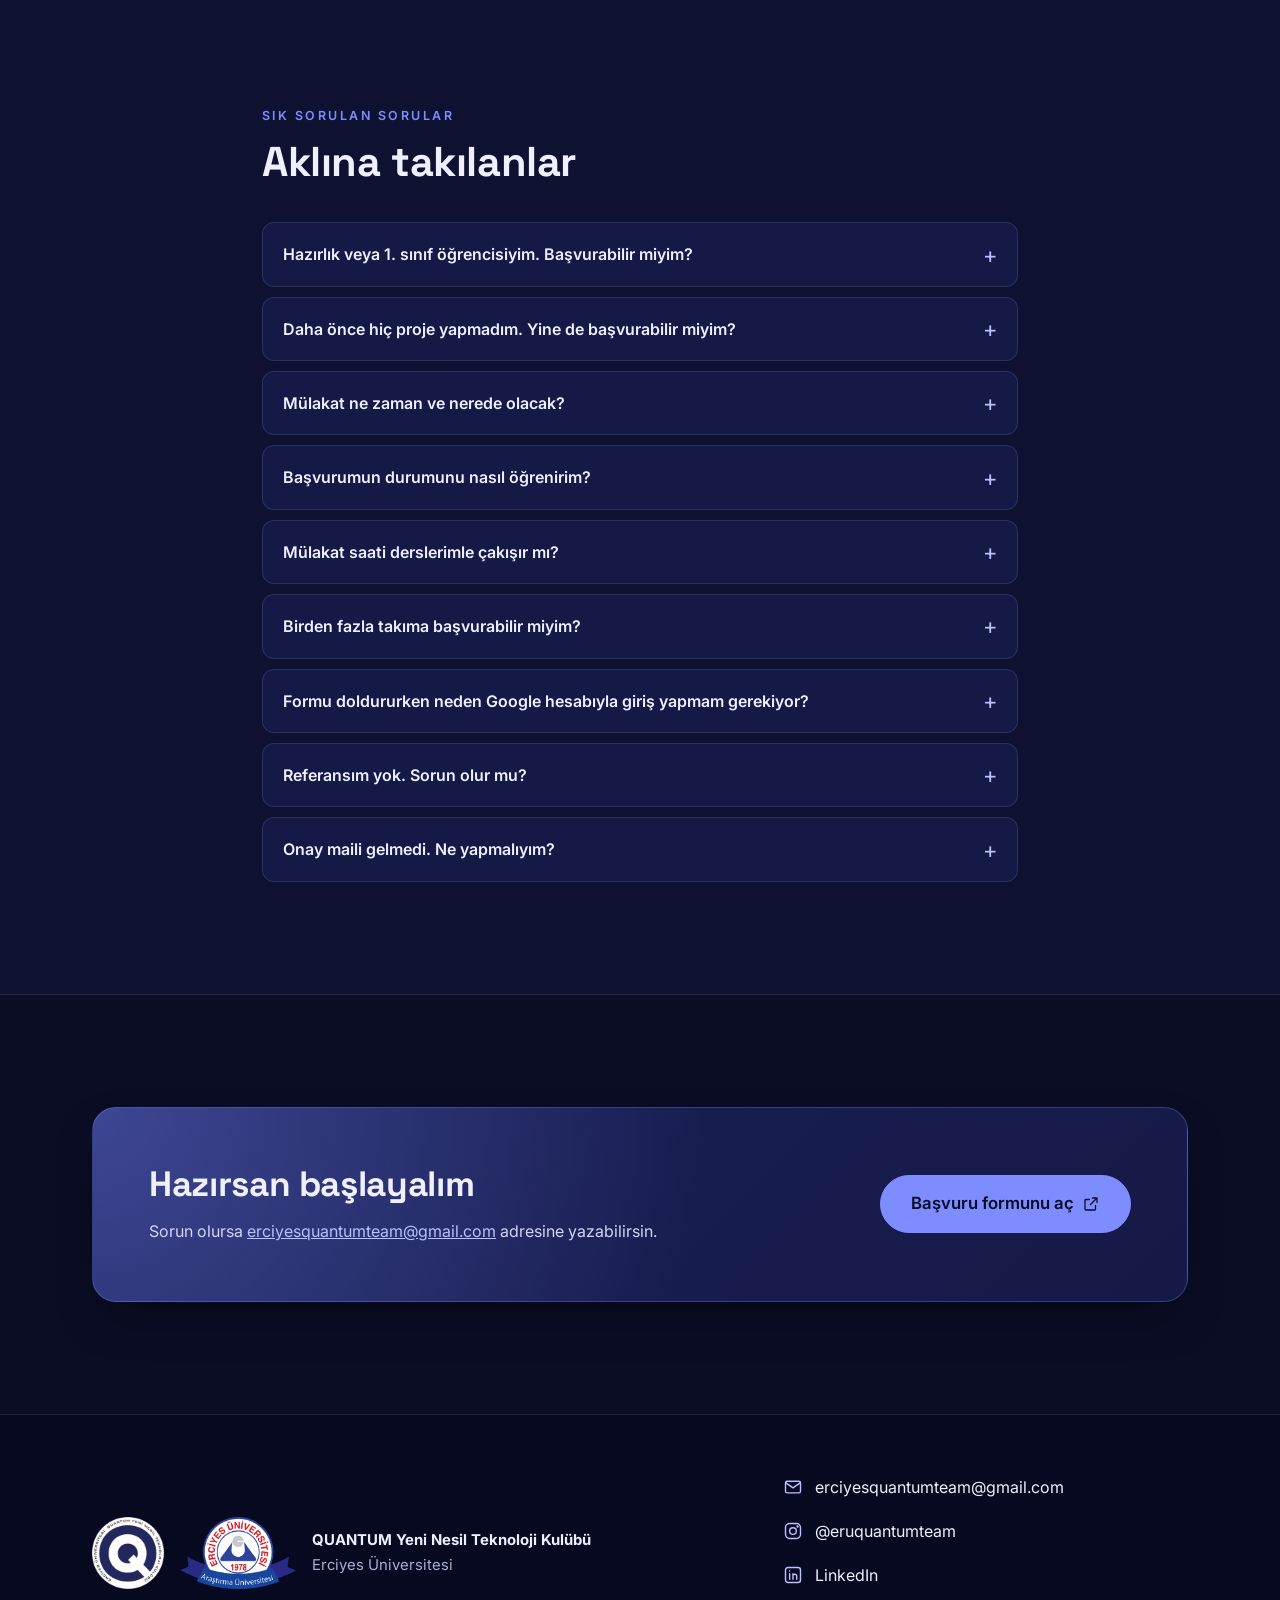
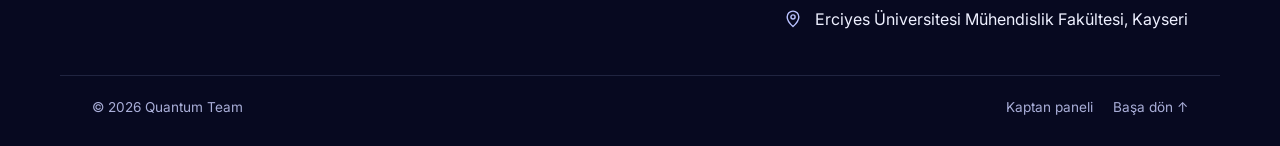
<file: site/basvuru.html>
<!DOCTYPE html>
<html lang="tr">
<head>
  <meta charset="utf-8">
  <meta name="viewport" content="width=device-width, initial-scale=1">
  <title>Başvuru | Quantum Team</title>
  <meta name="description" content="Quantum Team'e nasıl başvurulur? Başvuru adımları, mülakat süreci ve sık sorulan sorular. Hazırlık ve 1. sınıf öğrencileri de başvurabilir.">
  <meta name="theme-color" content="#0a0d24">
  <link rel="canonical" href="https://quantumteam.com.tr/basvuru.html">

  <meta property="og:type" content="website">
  <meta property="og:title" content="Quantum Team'e katıl">
  <meta property="og:description" content="Başvuru adımları, mülakat süreci ve sık sorulan sorular.">
  <meta property="og:image" content="https://quantumteam.com.tr/img/paylasim.jpg">
  <meta property="og:locale" content="tr_TR">

  <link rel="icon" type="image/png" href="img/logo-64.png">
  <link rel="apple-touch-icon" href="img/apple-touch-icon.png">
  <link rel="manifest" href="manifest.webmanifest">

  <link rel="preconnect" href="https://fonts.googleapis.com">
  <link rel="preconnect" href="https://fonts.gstatic.com" crossorigin>
  <link href="https://fonts.googleapis.com/css2?family=Inter:wght@400;500;600&family=Space+Grotesk:wght@500;600;700&display=swap" rel="stylesheet">
  <link rel="stylesheet" href="css/stil.css">
  <script src="icerik.js" defer></script>
  <script src="js/site.js" defer></script>
</head>
<body data-sayfa="basvuru">
  <a class="atla" href="#icerik">İçeriğe geç</a>

  <header class="ust" data-ust data-ust-alan></header>

  <main id="icerik">
    <section class="sayfa-basi">
      <div class="kap">
        <p class="durum" data-basvuru-durum></p>
        <h1>Quantum Team'e katıl</h1>
        <p class="sayfa-basi__metin" data-basvuru-not></p>
        <div class="dugmeler" id="formu-ac">
          <a class="dugme dugme--buyuk" data-form-dugme target="_blank" rel="noopener">Başvuru formunu aç <span data-ikon="dis"></span></a>
        </div>
        <p class="kucuk-not">Form Google Formlar'da yeni sekmede açılır.</p>
        <p class="geri-sayim" data-geri-sayim hidden></p>
        <div class="kisayollar">
          <a href="test.html"><span data-ikon="arama"></span>Hangi takım sana uygun? <strong>Testi çöz</strong></a>
          <a href="durum.html"><span data-ikon="tik"></span>Başvuru yaptın mı? <strong>Durumunu sorgula</strong></a>
        </div>
      </div>
    </section>

    <section class="bolum">
      <div class="kap">
        <p class="bolum__etiket">Süreç</p>
        <h2>Başvurudan sonra neler olacak?</h2>
        <ol class="adimlar">
          <li>
            <span class="adimlar__no">1</span>
            <h3>Formu doldurursun</h3>
            <p>Kişisel bilgiler, yarışma grubu, çalışmak istediğin birim ve varsa tecrübelerin sorulur.</p>
          </li>
          <li>
            <span class="adimlar__no">2</span>
            <h3>Onay maili ve başvuru kodu</h3>
            <p>Birkaç dakika içinde sana özel başvuru kodunun yazdığı bir onay maili gelir. Gelmezse spam klasörüne bak.</p>
          </li>
          <li>
            <span class="adimlar__no">3</span>
            <h3>Mülakat bilgisi gelir</h3>
            <p>Seçtiğin her takım için mülakat tarihi, saati ve yeri ayrı bir e-postayla gelir. Tek tuşla takvimine ekleyebilirsin.</p>
          </li>
          <li>
            <span class="adimlar__no">4</span>
            <h3>Mülakata gelirsin</h3>
            <p>Bir gün önce hatırlatma maili gelir. Belirtilen saatten 5-10 dakika önce mülakat yerinde ol.</p>
          </li>
        </ol>
      </div>
    </section>

    <section class="bolum bolum--koyu">
      <div class="kap iki-kolon">
        <div>
          <p class="bolum__etiket">Hazırlık</p>
          <h2>Formu açmadan önce</h2>
          <p class="bolum__giris">Bunları hazır etmen formu daha hızlı doldurmanı sağlar.</p>
        </div>
        <ul class="kontrol">
          <li><span data-ikon="tik"></span><div><strong>Google hesabın</strong><br>Formda CV yükleme alanı olduğu için giriş yapman gerekiyor.</div></li>
          <li><span data-ikon="tik"></span><div><strong>LinkedIn profil linkin</strong><br>Yoksa ücretsiz bir profil açabilirsin.</div></li>
          <li><span data-ikon="tik"></span><div><strong>Öğretim türün</strong><br>Örgün ya da ikinci öğretim. Mülakat saatin buna göre belirlenir.</div></li>
          <li><span data-ikon="tik"></span><div><strong>En fazla iki takım ve bir birim</strong><br>Emin değilsen aşağıdaki takımlara göz at ya da kısa testi çöz.</div></li>
          <li><span data-ikon="tik"></span><div><strong>CV'n (isteğe bağlı)</strong><br>Yoksa sorun değil, boş bırakabilirsin.</div></li>
        </ul>
      </div>
    </section>

    <section class="bolum">
      <div class="kap">
        <p class="bolum__etiket">Takımlar</p>
        <h2>Hangi takımda yer almak istersin?</h2>
        <p class="bolum__giris">Formda en fazla <strong data-en-fazla>2</strong> takım seçebilirsin. Her takımın mülakatı ayrı yapılır,
          iki takım seçersen iki ayrı mülakat daveti alırsın. Takımlara tıklayıp ne yaptıklarına bakabilirsin.</p>
        <div class="takim-secimleri" data-takim-secimi></div>
        <a class="test-bandi" href="test.html">
          <span class="test-bandi__ikon" data-ikon="arama"></span>
          <span><strong>Karar veremedin mi?</strong><br>7 soruluk testi çöz, sana en uygun iki takımı öğren.</span>
          <span data-ikon="ok"></span>
        </a>
      </div>
    </section>

    <section class="bolum">
      <div class="kap">
        <p class="bolum__etiket">Birimler</p>
        <h2>Takımda ne iş yapabilirsin?</h2>
        <div class="birimler" data-birimler></div>
      </div>
    </section>

    <section class="bolum bolum--koyu" id="sss">
      <div class="kap dar">
        <p class="bolum__etiket">Sık sorulan sorular</p>
        <h2>Aklına takılanlar</h2>
        <div class="sss" data-sss></div>
      </div>
    </section>

    <section class="bolum">
      <div class="kap">
        <div class="katil">
          <div>
            <h2>Hazırsan başlayalım</h2>
            <p>Sorun olursa <a data-eposta-link></a> adresine yazabilirsin.</p>
          </div>
          <a class="dugme dugme--buyuk" data-form-dugme target="_blank" rel="noopener">Başvuru formunu aç <span data-ikon="dis"></span></a>
        </div>
      </div>
    </section>
  </main>

  <footer class="alt" id="iletisim" data-alt-alan></footer>
</body>
</html>
</file>
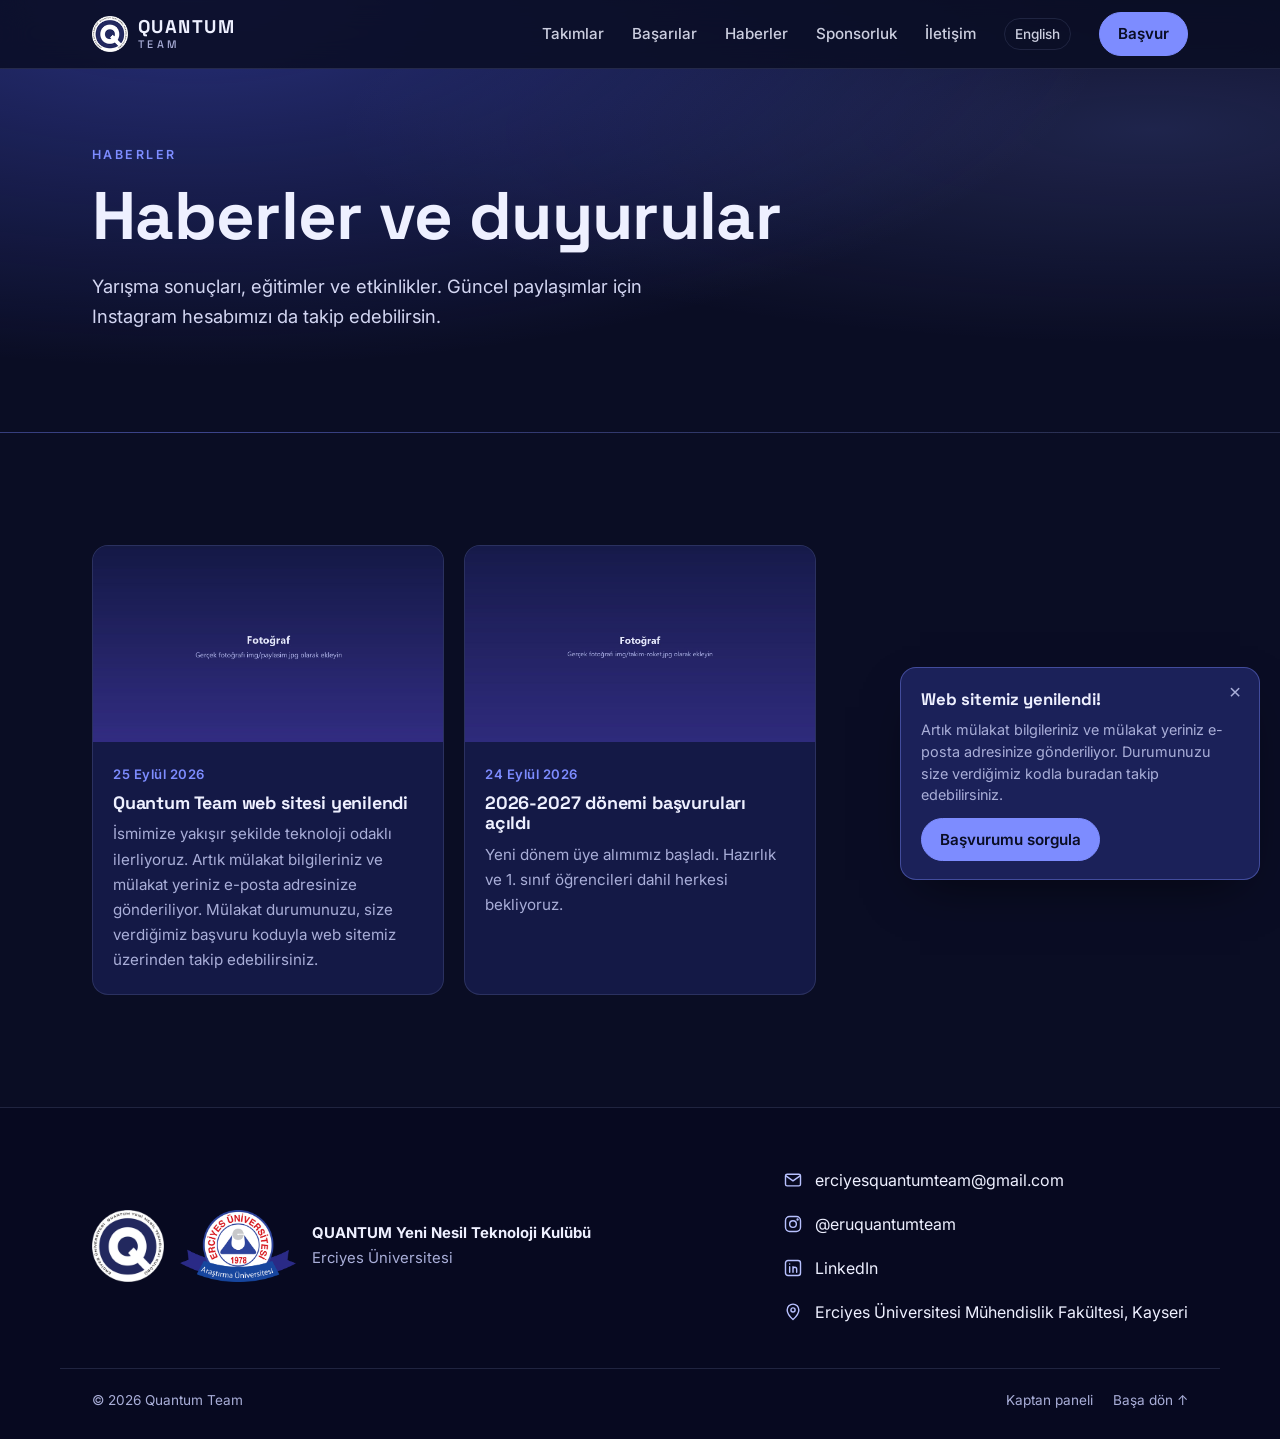
<file: site/haberler.html>
<!DOCTYPE html>
<html lang="tr">
<head>
  <meta charset="utf-8">
  <meta name="viewport" content="width=device-width, initial-scale=1">
  <title>Haberler | Quantum Team</title>
  <meta name="description" content="Quantum Team haberleri, yarışma sonuçları, eğitimler ve etkinlik duyuruları.">
  <meta name="theme-color" content="#0a0d24">
  <link rel="canonical" href="https://quantumteam.com.tr/haberler.html">
  <link rel="icon" type="image/png" href="img/logo-64.png">
  <link rel="apple-touch-icon" href="img/apple-touch-icon.png">
  <link rel="manifest" href="manifest.webmanifest">
  <link rel="preconnect" href="https://fonts.googleapis.com">
  <link rel="preconnect" href="https://fonts.gstatic.com" crossorigin>
  <link href="https://fonts.googleapis.com/css2?family=Inter:wght@400;500;600&family=Space+Grotesk:wght@500;600;700&display=swap" rel="stylesheet">
  <link rel="stylesheet" href="css/stil.css">
  <script src="icerik.js" defer></script>
  <script src="js/site.js" defer></script>
</head>
<body data-sayfa="haberler">
  <a class="atla" href="#icerik">İçeriğe geç</a>
  <header class="ust" data-ust data-ust-alan></header>

  <main id="icerik">
    <section class="sayfa-basi">
      <div class="kap">
        <p class="bolum__etiket">Haberler</p>
        <h1>Haberler ve duyurular</h1>
        <p class="sayfa-basi__metin">Yarışma sonuçları, eğitimler ve etkinlikler. Güncel paylaşımlar için Instagram hesabımızı da takip edebilirsin.</p>
      </div>
    </section>
    <section class="bolum">
      <div class="kap">
        <div class="haberler" data-haberler></div>
      </div>
    </section>
  </main>

  <footer class="alt" id="iletisim" data-alt-alan></footer>
</body>
</html>
</file>
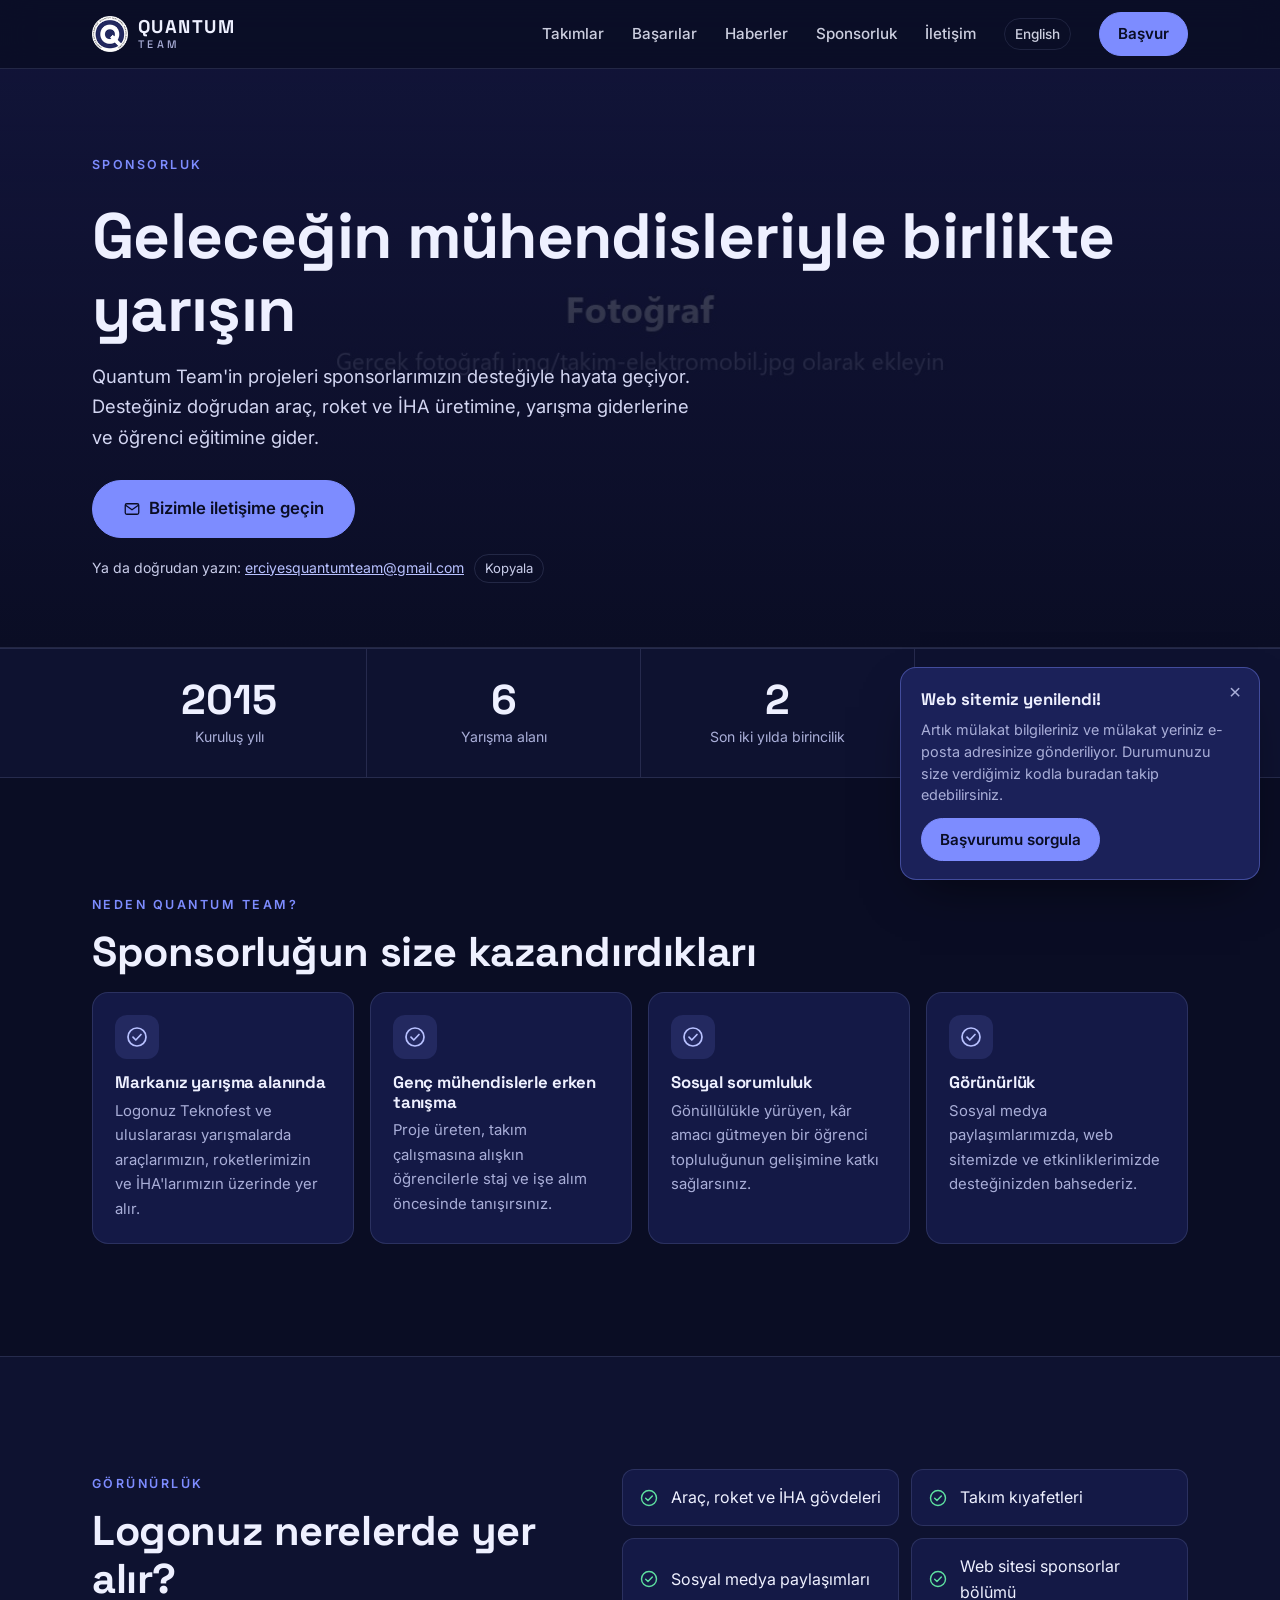
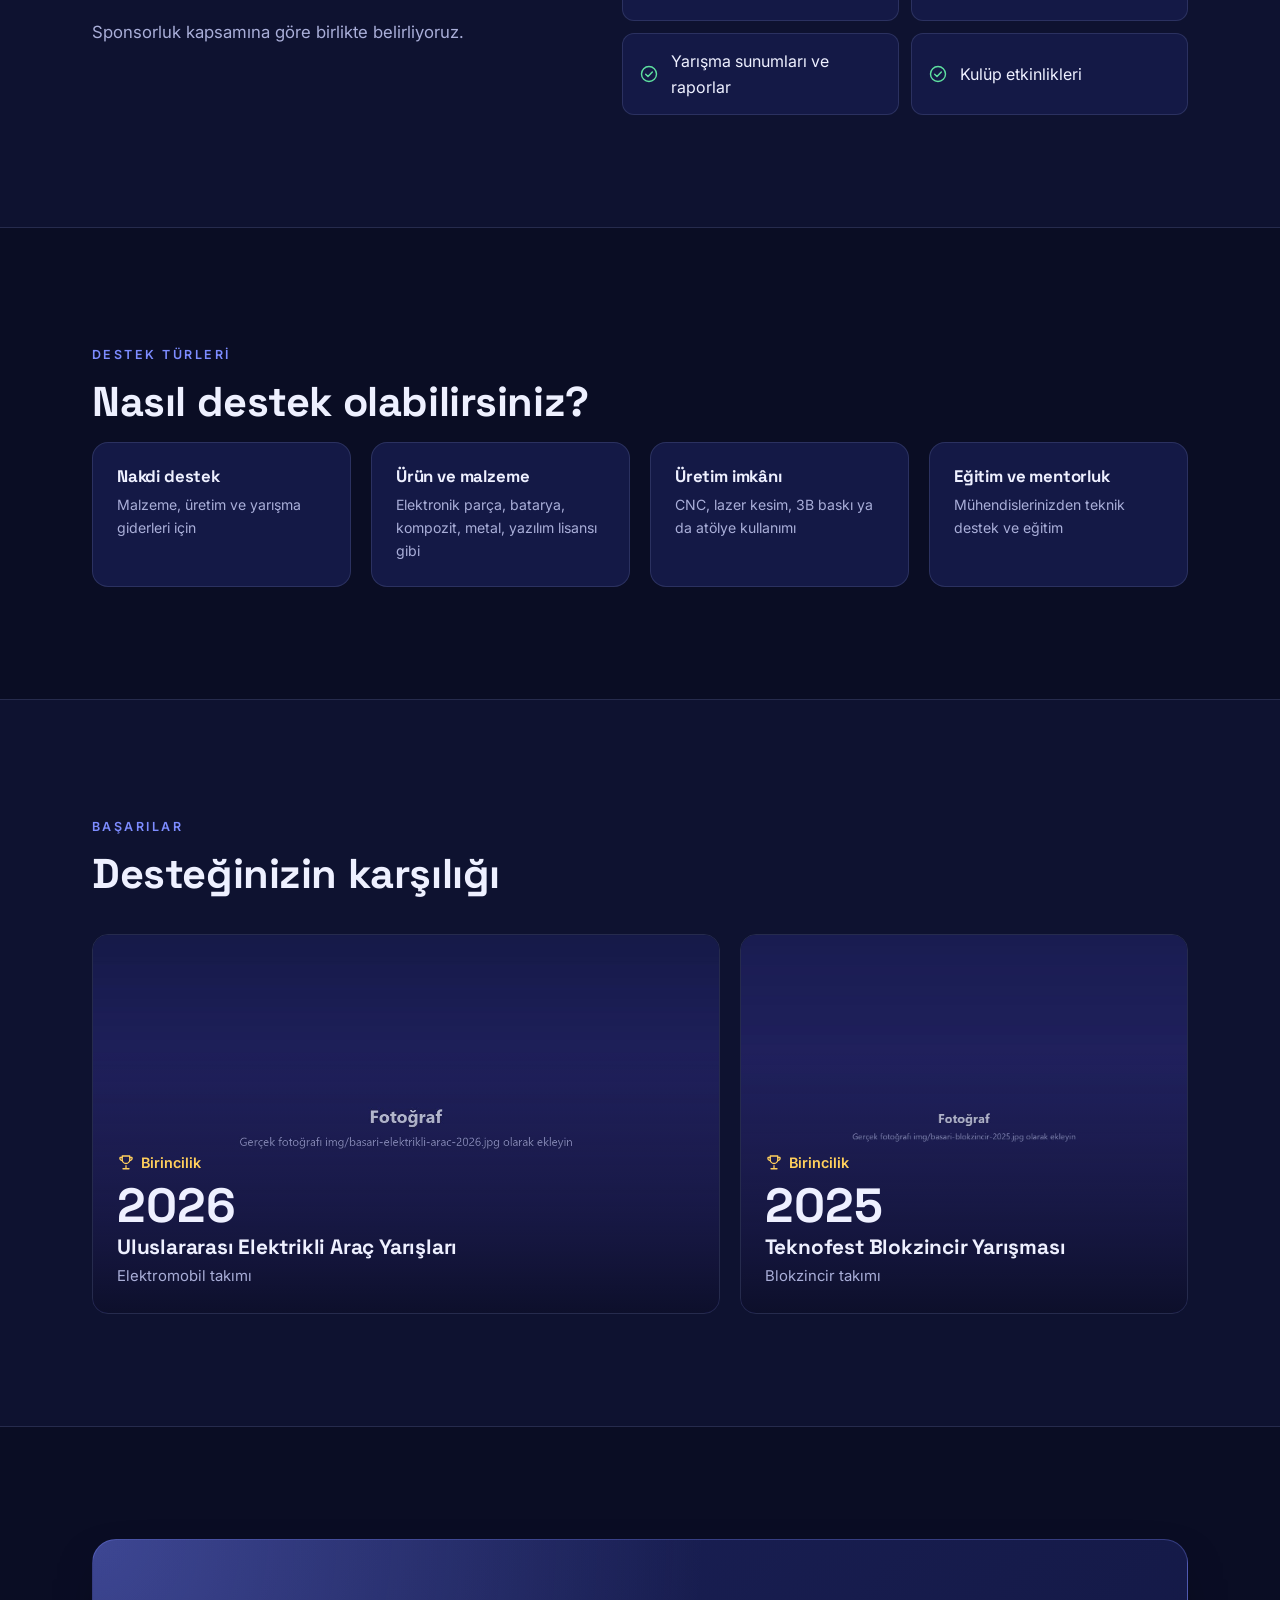
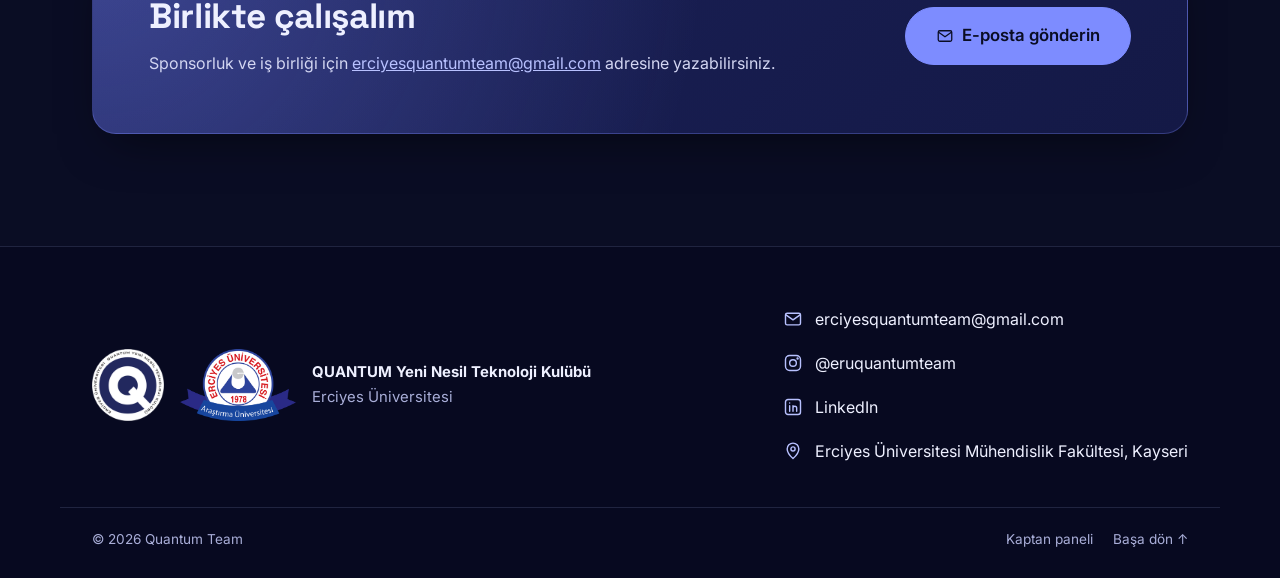
<file: site/sponsorluk.html>
<!DOCTYPE html>
<html lang="tr">
<head>
  <meta charset="utf-8">
  <meta name="viewport" content="width=device-width, initial-scale=1">
  <title>Sponsorluk | Quantum Team</title>
  <meta name="description" content="Quantum Team'e sponsor olun. Markanız Teknofest ve uluslararası yarışmalarda, genç mühendislerle birlikte yer alsın.">
  <meta name="theme-color" content="#0a0d24">
  <link rel="canonical" href="https://quantumteam.com.tr/sponsorluk.html">
  <meta property="og:type" content="website">
  <meta property="og:title" content="Quantum Team sponsorluk">
  <meta property="og:description" content="Markanız Teknofest ve uluslararası yarışmalarda genç mühendislerle birlikte yer alsın.">
  <meta property="og:image" content="https://quantumteam.com.tr/img/paylasim.jpg">
  <link rel="icon" type="image/png" href="img/logo-64.png">
  <link rel="apple-touch-icon" href="img/apple-touch-icon.png">
  <link rel="manifest" href="manifest.webmanifest">
  <link rel="preconnect" href="https://fonts.googleapis.com">
  <link rel="preconnect" href="https://fonts.gstatic.com" crossorigin>
  <link href="https://fonts.googleapis.com/css2?family=Inter:wght@400;500;600&family=Space+Grotesk:wght@500;600;700&display=swap" rel="stylesheet">
  <link rel="stylesheet" href="css/stil.css">
  <script src="icerik.js" defer></script>
  <script src="js/site.js" defer></script>
</head>
<body data-sayfa="sponsorluk">
  <a class="atla" href="#icerik">İçeriğe geç</a>
  <header class="ust" data-ust data-ust-alan></header>

  <main id="icerik">
    <section class="takim-basi">
      <img class="takim-basi__gorsel" src="img/takim-elektromobil.jpg" alt="">
      <div class="kap takim-basi__ic">
        <p class="bolum__etiket">Sponsorluk</p>
        <h1>Geleceğin mühendisleriyle birlikte yarışın</h1>
        <p class="sayfa-basi__metin">Quantum Team'in projeleri sponsorlarımızın desteğiyle hayata geçiyor. Desteğiniz doğrudan araç, roket ve İHA üretimine, yarışma giderlerine ve öğrenci eğitimine gider.</p>
        <div class="dugmeler">
          <a class="dugme dugme--buyuk" data-sp-mail><span data-ikon="eposta"></span>Bizimle iletişime geçin</a>
          <a class="dugme dugme--ikincil" data-sp-dosya hidden download><span data-ikon="indir"></span>Sponsorluk dosyası (PDF)</a>
        </div>
        <p class="kucuk-not sp-adres" data-sp-adres></p>
      </div>
    </section>

    <section class="rakamlar" aria-label="Rakamlarla Quantum Team">
      <div class="kap rakamlar__liste" data-rakamlar></div>
    </section>

    <section class="bolum">
      <div class="kap">
        <p class="bolum__etiket">Neden Quantum Team?</p>
        <h2>Sponsorluğun size kazandırdıkları</h2>
        <div class="birimler" data-sp-neden></div>
      </div>
    </section>

    <section class="bolum bolum--koyu">
      <div class="kap iki-kolon">
        <div>
          <p class="bolum__etiket">Görünürlük</p>
          <h2>Logonuz nerelerde yer alır?</h2>
          <p class="bolum__giris">Sponsorluk kapsamına göre birlikte belirliyoruz.</p>
        </div>
        <ul class="liste" data-sp-gorunurluk></ul>
      </div>
    </section>

    <section class="bolum">
      <div class="kap">
        <p class="bolum__etiket">Destek türleri</p>
        <h2>Nasıl destek olabilirsiniz?</h2>
        <div class="gruplar gruplar--dort" data-sp-destek></div>
      </div>
    </section>

    <section class="bolum bolum--koyu">
      <div class="kap">
        <p class="bolum__etiket">Başarılar</p>
        <h2>Desteğinizin karşılığı</h2>
        <div class="basarilar" data-basarilar></div>
      </div>
    </section>

    <section class="bolum" data-sponsor-bolumu hidden>
      <div class="kap">
        <p class="bolum__etiket">Sponsorlar</p>
        <h2>Bize destek olanlar</h2>
        <div class="sponsorlar" data-sponsorlar></div>
      </div>
    </section>

    <section class="bolum">
      <div class="kap">
        <div class="katil">
          <div>
            <h2>Birlikte çalışalım</h2>
            <p>Sponsorluk ve iş birliği için <a data-eposta-link></a> adresine yazabilirsiniz.</p>
          </div>
          <a class="dugme dugme--buyuk" data-sp-mail><span data-ikon="eposta"></span>E-posta gönderin</a>
        </div>
      </div>
    </section>
  </main>

  <footer class="alt" id="iletisim" data-alt-alan></footer>
</body>
</html>
</file>
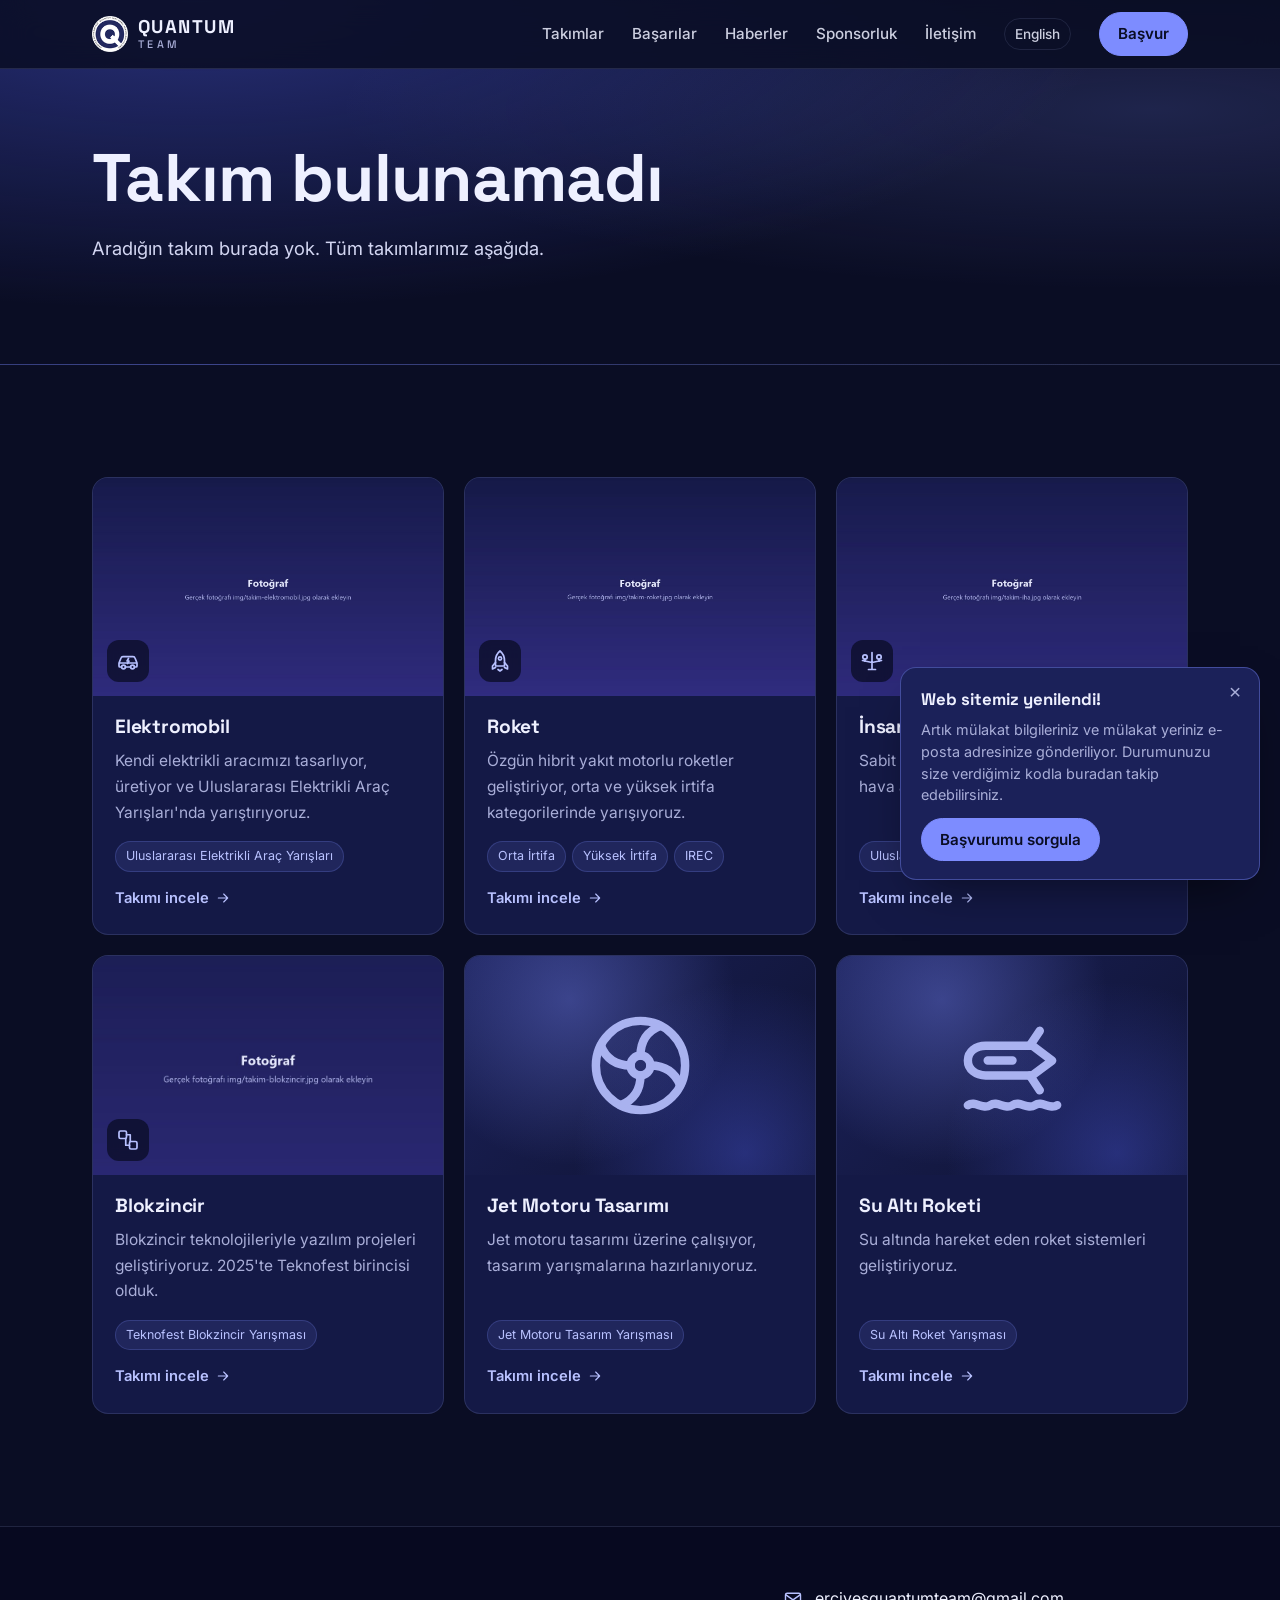
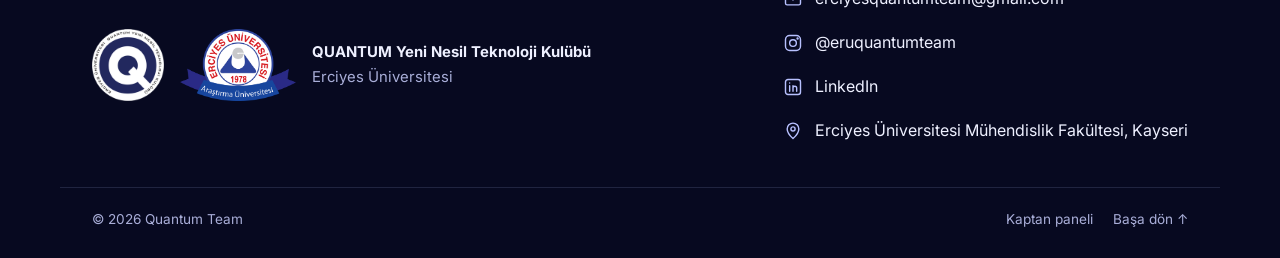
<file: site/takim.html>
<!DOCTYPE html>
<html lang="tr">
<head>
  <meta charset="utf-8">
  <meta name="viewport" content="width=device-width, initial-scale=1">
  <title>Takım | Quantum Team</title>
  <meta name="description" content="Quantum Team takımları.">
  <meta name="theme-color" content="#0a0d24">
  <link rel="icon" type="image/png" href="img/logo-64.png">
  <link rel="apple-touch-icon" href="img/apple-touch-icon.png">
  <link rel="manifest" href="manifest.webmanifest">
  <link rel="preconnect" href="https://fonts.googleapis.com">
  <link rel="preconnect" href="https://fonts.gstatic.com" crossorigin>
  <link href="https://fonts.googleapis.com/css2?family=Inter:wght@400;500;600&family=Space+Grotesk:wght@500;600;700&display=swap" rel="stylesheet">
  <link rel="stylesheet" href="css/stil.css">
  <script src="icerik.js" defer></script>
  <script src="js/site.js" defer></script>
</head>
<body data-sayfa="takim">
  <a class="atla" href="#icerik">İçeriğe geç</a>
  <header class="ust" data-ust data-ust-alan></header>
  <main id="icerik" data-takim-sayfasi></main>
  <footer class="alt" id="iletisim" data-alt-alan></footer>
</body>
</html>
</file>
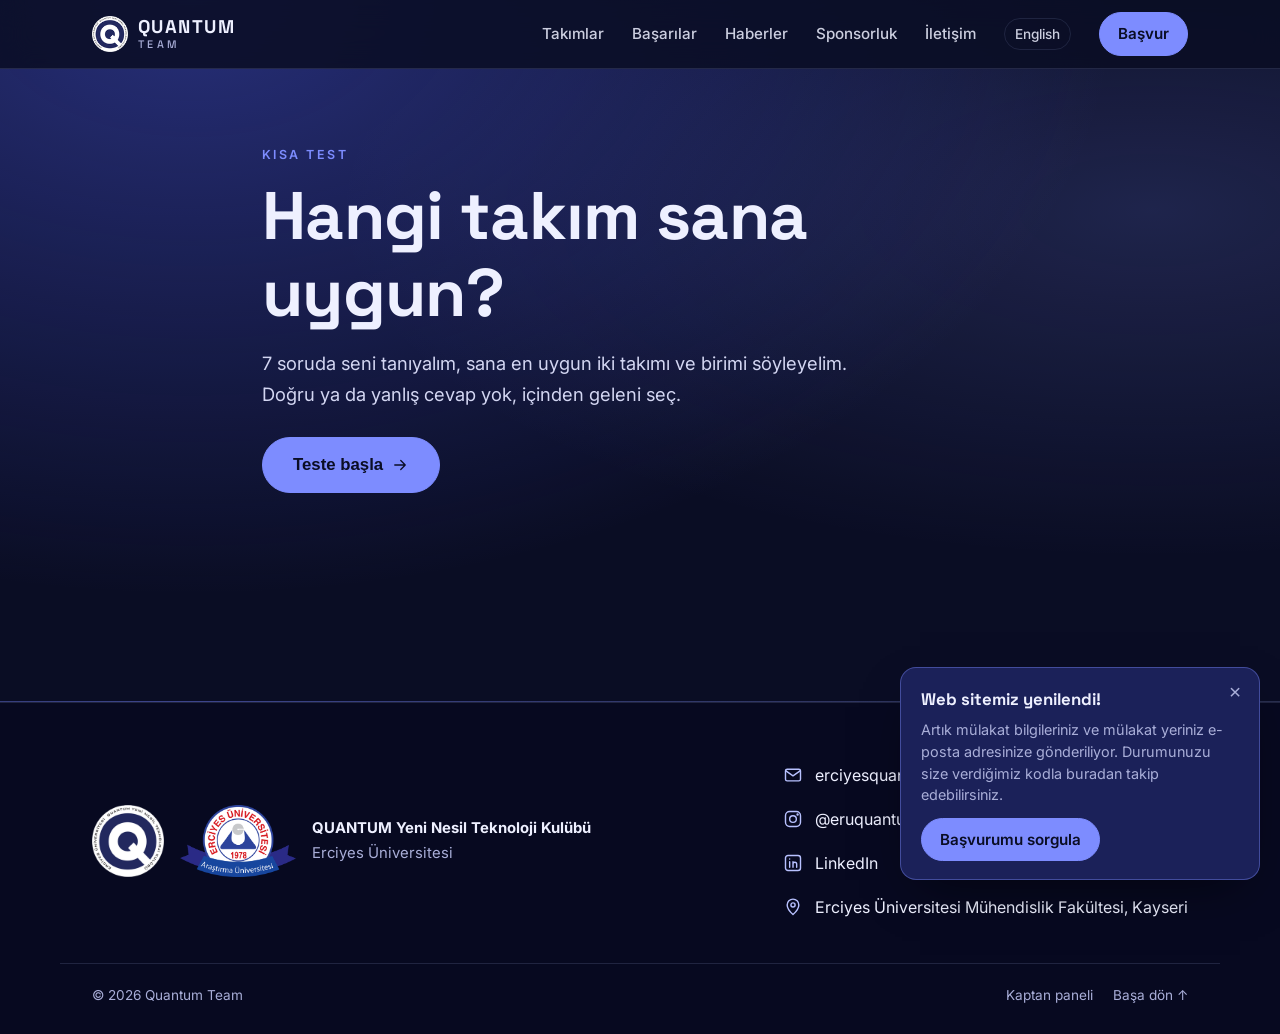
<file: site/test.html>
<!DOCTYPE html>
<html lang="tr">
<head>
  <meta charset="utf-8">
  <meta name="viewport" content="width=device-width, initial-scale=1">
  <title>Hangi takım sana uygun? | Quantum Team</title>
  <meta name="description" content="7 soruluk kısa testi çöz, Quantum Team takımlarından hangisinin sana uygun olduğunu öğren.">
  <meta name="theme-color" content="#0a0d24">
  <link rel="canonical" href="https://quantumteam.com.tr/test.html">
  <meta property="og:type" content="website">
  <meta property="og:title" content="Hangi Quantum Team takımı sana uygun?">
  <meta property="og:description" content="7 soruluk kısa testi çöz, sana en uygun iki takımı ve birimi öğren.">
  <meta property="og:image" content="https://quantumteam.com.tr/img/paylasim.jpg">
  <link rel="icon" type="image/png" href="img/logo-64.png">
  <link rel="apple-touch-icon" href="img/apple-touch-icon.png">
  <link rel="manifest" href="manifest.webmanifest">
  <link rel="preconnect" href="https://fonts.googleapis.com">
  <link rel="preconnect" href="https://fonts.gstatic.com" crossorigin>
  <link href="https://fonts.googleapis.com/css2?family=Inter:wght@400;500;600&family=Space+Grotesk:wght@500;600;700&display=swap" rel="stylesheet">
  <link rel="stylesheet" href="css/stil.css">
  <script src="icerik.js" defer></script>
  <script src="js/site.js" defer></script>
</head>
<body data-sayfa="test">
  <a class="atla" href="#icerik">İçeriğe geç</a>
  <header class="ust" data-ust data-ust-alan></header>

  <main id="icerik">
    <section class="sayfa-basi sayfa-basi--tam">
      <div class="kap dar">
        <div class="test" data-test aria-live="polite">
          <p class="bolum__etiket">Kısa test</p>
          <h1>Hangi takım sana uygun?</h1>
          <p class="sayfa-basi__metin">7 soruda seni tanıyalım, sana en uygun iki takımı ve birimi söyleyelim. Doğru ya da yanlış cevap yok, içinden geleni seç.</p>
          <button type="button" class="dugme dugme--buyuk" data-basla>Teste başla <span data-ikon="ok"></span></button>
        </div>
      </div>
    </section>
  </main>

  <footer class="alt" id="iletisim" data-alt-alan></footer>
</body>
</html>
</file>
<file: site/css/stil.css>
/* Quantum Team – site stilleri
 * Renkler ve ölçüler en üstteki :root bölümünde. Rengi değiştirmek için oradaki değerleri değiştirin. */

:root {
  --zemin: #0a0d24;
  --zemin-2: #0e1230;
  --yuzey: #141946;
  --yuzey-2: #1b2159;
  --cizgi: rgba(185, 194, 255, 0.14);
  --metin: #eef0ff;
  --soluk: #a9aed8;
  --vurgu: #7d8cff;
  --vurgu-acik: #b8c1ff;
  --vurgu-koyu: #4a58e0;
  --altin: #ffcf5c;
  --yesil: #5ee0a0;

  --font-baslik: 'Space Grotesk', system-ui, sans-serif;
  --font-metin: 'Inter', system-ui, -apple-system, 'Segoe UI', sans-serif;

  --kap: 1160px;
  --kenar: clamp(16px, 4vw, 32px);
  --yaricap: 16px;
  --golge: 0 20px 50px -20px rgba(0, 0, 0, 0.6);
}

*, *::before, *::after { box-sizing: border-box; }

html { scroll-behavior: smooth; scroll-padding-top: 80px; -webkit-text-size-adjust: 100%; }
@media (prefers-reduced-motion: reduce) { html { scroll-behavior: auto; } }

body {
  margin: 0;
  background: var(--zemin);
  color: var(--metin);
  font-family: var(--font-metin);
  font-size: 16px;
  line-height: 1.65;
  -webkit-font-smoothing: antialiased;
  overflow-x: hidden;
}

img { max-width: 100%; display: block; }
a { color: var(--vurgu-acik); }
h1, h2, h3 { font-family: var(--font-baslik); line-height: 1.15; margin: 0; letter-spacing: -0.01em; }
h2 { font-size: clamp(1.75rem, 3.5vw, 2.6rem); margin-bottom: 0.4em; }
h3 { font-size: 1.2rem; }
p { margin: 0 0 1em; }

.kap { width: 100%; max-width: var(--kap); margin: 0 auto; padding: 0 var(--kenar); }
.dar { max-width: 820px; }
.gizli { position: absolute; width: 1px; height: 1px; overflow: hidden; clip: rect(0 0 0 0); white-space: nowrap; }

.atla {
  position: absolute; left: 12px; top: -60px; z-index: 100;
  background: var(--vurgu); color: var(--zemin); padding: 10px 16px; border-radius: 8px; font-weight: 600;
}
.atla:focus { top: 12px; }

:focus-visible { outline: 2px solid var(--vurgu-acik); outline-offset: 3px; border-radius: 6px; }

/* ------------------------------------------------------------ Düğmeler */

.dugmeler { display: flex; flex-wrap: wrap; gap: 12px; }

.dugme {
  display: inline-flex; align-items: center; justify-content: center; gap: 8px;
  min-height: 48px; padding: 12px 24px; border-radius: 999px;
  background: var(--vurgu); color: #0a0d24;
  font-weight: 600; font-size: 1rem; text-decoration: none; border: 1px solid var(--vurgu);
  transition: transform 0.15s ease, background 0.15s ease, box-shadow 0.15s ease;
  cursor: pointer;
}
.dugme:hover { background: var(--vurgu-acik); border-color: var(--vurgu-acik); transform: translateY(-1px); box-shadow: 0 10px 30px -10px rgba(125, 140, 255, 0.7); }
.dugme--ikincil { background: rgba(255, 255, 255, 0.06); color: var(--metin); border-color: rgba(255, 255, 255, 0.28); backdrop-filter: blur(6px); }
.dugme--ikincil:hover { background: rgba(255, 255, 255, 0.14); border-color: rgba(255, 255, 255, 0.5); box-shadow: none; }
.dugme--kucuk { min-height: 40px; padding: 8px 18px; font-size: 0.95rem; }
.dugme--buyuk { min-height: 56px; padding: 14px 30px; font-size: 1.05rem; }
.dugme--pasif, .dugme--pasif:hover { background: var(--yuzey-2); border-color: var(--cizgi); color: var(--soluk); cursor: not-allowed; transform: none; box-shadow: none; }
.dugme svg { width: 18px; height: 18px; }

/* ------------------------------------------------------------ Üst menü */

.ust {
  position: fixed; inset: 0 0 auto 0; z-index: 50;
  transition: background 0.25s ease, border-color 0.25s ease;
  border-bottom: 1px solid transparent;
}
.ust--dolu { background: rgba(10, 13, 36, 0.85); backdrop-filter: blur(14px); -webkit-backdrop-filter: blur(14px); border-bottom-color: var(--cizgi); }
.ust__ic { display: flex; align-items: center; justify-content: space-between; height: 68px; gap: 16px; }

.marka { display: flex; align-items: center; gap: 10px; color: var(--metin); text-decoration: none; }
.marka img { width: 36px; height: 36px; }
.marka span { font-family: var(--font-baslik); font-weight: 700; font-size: 1.15rem; letter-spacing: 0.08em; line-height: 1; }
.marka small { display: block; font-size: 0.68rem; letter-spacing: 0.3em; color: var(--soluk); font-weight: 500; margin-top: 3px; text-transform: uppercase; }

.menu { display: flex; align-items: center; gap: 28px; }
.menu > a:not(.dugme) { color: var(--metin); text-decoration: none; font-weight: 500; font-size: 0.95rem; opacity: 0.85; }
.menu > a:not(.dugme):hover { opacity: 1; color: var(--vurgu-acik); }

.menu-ac { display: none; width: 44px; height: 44px; border: 0; background: transparent; padding: 10px; cursor: pointer; }
.menu-ac span:not(.gizli) { display: block; height: 2px; background: var(--metin); border-radius: 2px; margin: 5px 0; transition: transform 0.2s ease, opacity 0.2s ease; }
.menu-ac[aria-expanded="true"] span:nth-child(1) { transform: translateY(7px) rotate(45deg); }
.menu-ac[aria-expanded="true"] span:nth-child(2) { opacity: 0; }
.menu-ac[aria-expanded="true"] span:nth-child(3) { transform: translateY(-7px) rotate(-45deg); }

@media (max-width: 1000px) {
  .menu-ac { display: block; }
  .menu {
    position: fixed; inset: 68px 0 auto 0; flex-direction: column; align-items: stretch; gap: 0;
    background: rgba(10, 13, 36, 0.97); backdrop-filter: blur(14px); border-bottom: 1px solid var(--cizgi);
    padding: 8px var(--kenar) 20px; transform: translateY(-8px); opacity: 0; visibility: hidden;
    transition: opacity 0.2s ease, transform 0.2s ease, visibility 0.2s;
  }
  .menu.acik { opacity: 1; transform: none; visibility: visible; }
  .menu > a:not(.dugme) { padding: 14px 0; border-bottom: 1px solid var(--cizgi); font-size: 1.05rem; }
  .menu .dugme { margin-top: 16px; min-height: 50px; }
}

/* ------------------------------------------------------------ Kapak */

.kapak { position: relative; min-height: 100svh; display: flex; align-items: flex-end; overflow: hidden; isolation: isolate; }
.kapak__gorsel { position: absolute; inset: 0; width: 100%; height: 100%; object-fit: cover; object-position: 50% 35%; z-index: -2; }
.kapak::after {
  content: ''; position: absolute; inset: 0; z-index: -1;
  background:
    linear-gradient(180deg, rgba(10, 13, 36, 0.6) 0%, rgba(10, 13, 36, 0.3) 22%, rgba(10, 13, 36, 0.82) 45%, rgba(10, 13, 36, 0.94) 70%, var(--zemin) 100%),
    radial-gradient(ellipse at 20% 100%, rgba(74, 88, 224, 0.35), transparent 60%);
}
.kapak__ic { padding-top: 120px; padding-bottom: clamp(48px, 9vh, 96px); }
.kapak h1 { font-size: clamp(2.6rem, 8vw, 5.4rem); font-weight: 700; letter-spacing: 0.02em; margin-bottom: 20px; }
.kapak h1 span { display: block; font-size: 0.44em; font-weight: 500; letter-spacing: 0; color: var(--vurgu-acik); margin-top: 8px; }
.kapak__metin { max-width: 620px; font-size: clamp(1rem, 1.6vw, 1.15rem); color: #d6d9f5; margin-bottom: 32px; }

.ust-baslik { text-transform: uppercase; letter-spacing: 0.22em; font-size: 0.8rem; color: var(--soluk); font-weight: 600; margin-bottom: 14px; }

.rozet {
  display: inline-flex; align-items: center; gap: 8px; margin-bottom: 22px;
  padding: 8px 16px 8px 12px; border-radius: 999px;
  background: rgba(40, 32, 10, 0.72); border: 1px solid rgba(255, 207, 92, 0.45); backdrop-filter: blur(8px); -webkit-backdrop-filter: blur(8px);
  color: var(--altin); font-weight: 600; font-size: 0.88rem; line-height: 1.3;
}
.rozet svg { width: 18px; height: 18px; flex: none; }

/* ------------------------------------------------------------ Rakamlar */

.rakamlar { border-top: 1px solid var(--cizgi); border-bottom: 1px solid var(--cizgi); background: var(--zemin-2); }
.rakamlar__liste { display: grid; grid-template-columns: repeat(4, 1fr); }
.rakam { padding: 28px 12px; text-align: center; border-left: 1px solid var(--cizgi); }
.rakam:first-child { border-left: 0; }
.rakam strong { display: block; font-family: var(--font-baslik); font-size: clamp(1.9rem, 4vw, 2.6rem); font-weight: 700; color: var(--metin); line-height: 1.1; }
.rakam span { font-size: 0.88rem; color: var(--soluk); }
@media (max-width: 640px) {
  .rakamlar__liste { grid-template-columns: repeat(2, 1fr); }
  .rakam:nth-child(3) { border-left: 0; }
  .rakam:nth-child(n+3) { border-top: 1px solid var(--cizgi); }
}

/* ------------------------------------------------------------ Bölümler */

.bolum { padding: clamp(64px, 10vw, 112px) 0; }
.bolum--koyu { background: var(--zemin-2); border-top: 1px solid var(--cizgi); border-bottom: 1px solid var(--cizgi); }
.bolum__etiket { display: inline-block; text-transform: uppercase; letter-spacing: 0.2em; font-size: 0.78rem; font-weight: 600; color: var(--vurgu); margin-bottom: 12px; }
.bolum__giris { color: var(--soluk); max-width: 640px; font-size: 1.05rem; margin-bottom: 0; }
.bolum h2 + .takimlar, .bolum h2 + .basarilar, .bolum h2 + .kaptanlar, .bolum h2 + .sponsorlar, .bolum h2 + .adimlar, .bolum h2 + .sss { margin-top: 36px; }
.bolum__giris + * { margin-top: 36px; }

.iki-kolon { display: grid; grid-template-columns: 1fr 1.25fr; gap: clamp(24px, 6vw, 80px); align-items: start; }
@media (max-width: 820px) { .iki-kolon { grid-template-columns: 1fr; } }
.metin p { color: #d3d6f2; font-size: 1.08rem; }
.metin p:last-child { margin-bottom: 0; }

/* ------------------------------------------------------------ Takım kartları */

.takimlar { display: grid; grid-template-columns: repeat(3, 1fr); gap: 20px; }
@media (max-width: 980px) { .takimlar { grid-template-columns: repeat(2, 1fr); } }
@media (max-width: 600px) { .takimlar { grid-template-columns: 1fr; } }

.takim {
  display: flex; flex-direction: column; background: var(--yuzey); border: 1px solid var(--cizgi);
  border-radius: var(--yaricap); overflow: hidden; transition: transform 0.2s ease, border-color 0.2s ease;
}
.takim:hover { transform: translateY(-3px); border-color: rgba(125, 140, 255, 0.45); }
.takim__gorsel { position: relative; aspect-ratio: 16 / 10; overflow: hidden; background: linear-gradient(135deg, var(--yuzey-2), var(--zemin-2)); }
.takim__gorsel img { width: 100%; height: 100%; object-fit: cover; transition: transform 0.5s ease; }
.takim:hover .takim__gorsel img { transform: scale(1.04); }
.takim__gorsel--ikon { display: grid; place-items: center; background:
  radial-gradient(circle at 30% 20%, rgba(125, 140, 255, 0.35), transparent 55%),
  radial-gradient(circle at 80% 90%, rgba(74, 88, 224, 0.4), transparent 50%),
  linear-gradient(135deg, var(--yuzey-2), var(--zemin-2)); }
.takim__gorsel--ikon svg { width: 34%; height: auto; color: var(--vurgu-acik); opacity: 0.9; }
.takim__ikon { position: absolute; left: 14px; bottom: 14px; width: 42px; height: 42px; border-radius: 12px; display: grid; place-items: center; background: rgba(10, 13, 36, 0.75); backdrop-filter: blur(6px); color: var(--vurgu-acik); }
.takim__ikon svg { width: 24px; height: 24px; }
.takim__govde { padding: 20px 22px 24px; display: flex; flex-direction: column; gap: 10px; flex: 1; }
.takim__govde p { color: var(--soluk); margin: 0; font-size: 0.97rem; }
.etiketler { display: flex; flex-wrap: wrap; gap: 6px; margin-top: auto; padding-top: 6px; }
.etiketler span { font-size: 0.78rem; padding: 4px 10px; border-radius: 999px; background: rgba(125, 140, 255, 0.12); color: var(--vurgu-acik); border: 1px solid rgba(125, 140, 255, 0.22); }

/* ------------------------------------------------------------ Başarılar */

.basarilar { display: grid; grid-template-columns: 1.4fr 1fr; gap: 20px; }
@media (max-width: 820px) { .basarilar { grid-template-columns: 1fr; } }
.basari { position: relative; border-radius: var(--yaricap); overflow: hidden; min-height: 380px; display: flex; align-items: flex-end; isolation: isolate; border: 1px solid var(--cizgi); }
.basari img { position: absolute; inset: 0; width: 100%; height: 100%; object-fit: cover; z-index: -2; }
.basari::after { content: ''; position: absolute; inset: 0; z-index: -1; background: linear-gradient(180deg, transparent 30%, rgba(10, 13, 36, 0.92) 100%); }
.basari__ic { padding: 24px; }
.basari .basari__derece { display: inline-flex; align-items: center; gap: 6px; color: var(--altin); font-weight: 600; font-size: 0.9rem; margin-bottom: 8px; }
.basari__derece svg { width: 18px; height: 18px; }
.basari .basari__yil { font-family: var(--font-baslik); font-size: 3rem; font-weight: 700; line-height: 1; color: var(--metin); margin-bottom: 6px; }
.basari h3 { font-size: 1.3rem; margin-bottom: 4px; }
.basari p { margin: 0; color: var(--soluk); font-size: 0.93rem; }

/* ------------------------------------------------------------ Birimler */

.birimler { display: grid; grid-template-columns: repeat(4, 1fr); gap: 16px; }
@media (max-width: 980px) { .birimler { grid-template-columns: repeat(2, 1fr); } }
@media (max-width: 520px) { .birimler { grid-template-columns: 1fr; } }
.birim { padding: 22px; border-radius: var(--yaricap); background: var(--yuzey); border: 1px solid var(--cizgi); }
.birim__ikon { width: 44px; height: 44px; border-radius: 12px; display: grid; place-items: center; background: rgba(125, 140, 255, 0.14); color: var(--vurgu-acik); margin-bottom: 14px; }
.birim__ikon svg { width: 24px; height: 24px; }
.birim h3 { font-size: 1.05rem; margin-bottom: 6px; }
.birim p { color: var(--soluk); font-size: 0.93rem; margin: 0; }

/* ------------------------------------------------------------ Kaptanlar */

.kaptanlar { display: grid; grid-template-columns: repeat(4, 1fr); gap: 20px; }
@media (max-width: 980px) { .kaptanlar { grid-template-columns: repeat(2, 1fr); } }
@media (max-width: 420px) { .kaptanlar { gap: 12px; } }
.kaptan { margin: 0; }
.kaptan__foto { aspect-ratio: 4 / 5; border-radius: var(--yaricap); overflow: hidden; background: var(--yuzey); border: 1px solid var(--cizgi); }
.kaptan__foto img { width: 100%; height: 100%; object-fit: cover; filter: saturate(0.92); transition: filter 0.3s ease, transform 0.5s ease; }
.kaptan:hover .kaptan__foto img { filter: none; transform: scale(1.03); }
.kaptan figcaption { padding: 14px 4px 0; }
.kaptan strong { display: block; font-family: var(--font-baslik); font-size: 1.1rem; line-height: 1.3; }
.kaptan span { color: var(--vurgu-acik); font-size: 0.9rem; }

/* ------------------------------------------------------------ Sponsorlar */

.sponsorlar { display: grid; grid-template-columns: repeat(auto-fill, minmax(160px, 1fr)); gap: 16px; }
.sponsor { display: grid; place-items: center; aspect-ratio: 3 / 2; padding: 20px; background: #fff; border-radius: 12px; }
.sponsor img { max-height: 70px; width: auto; object-fit: contain; }

/* ------------------------------------------------------------ Alıntı */

.alinti { padding: clamp(56px, 8vw, 88px) 0; background:
  radial-gradient(ellipse at 50% 0%, rgba(74, 88, 224, 0.28), transparent 70%), var(--zemin-2);
  border-top: 1px solid var(--cizgi); border-bottom: 1px solid var(--cizgi); text-align: center; }
.alinti blockquote { margin: 0 auto; max-width: 820px; }
.alinti p { font-family: var(--font-baslik); font-size: clamp(1.35rem, 3vw, 2rem); line-height: 1.35; font-weight: 500; }
.alinti cite { font-style: normal; color: var(--soluk); letter-spacing: 0.12em; text-transform: uppercase; font-size: 0.82rem; }

/* ------------------------------------------------------------ Katıl kutusu */

.katil {
  display: flex; align-items: center; justify-content: space-between; gap: 24px; flex-wrap: wrap;
  padding: clamp(28px, 5vw, 56px); border-radius: 24px;
  background: radial-gradient(circle at 0% 0%, rgba(125, 140, 255, 0.35), transparent 55%), linear-gradient(135deg, var(--yuzey-2), var(--yuzey));
  border: 1px solid rgba(125, 140, 255, 0.3); box-shadow: var(--golge);
}
.katil h2 { font-size: clamp(1.5rem, 3vw, 2.2rem); }
.katil p { margin: 0; color: #d3d6f2; }

/* ------------------------------------------------------------ Başvuru sayfası */

.sayfa-basi { padding: 140px 0 72px; background:
  radial-gradient(ellipse at 15% 0%, rgba(74, 88, 224, 0.45), transparent 60%),
  radial-gradient(ellipse at 90% 30%, rgba(125, 140, 255, 0.18), transparent 50%); border-bottom: 1px solid var(--cizgi); }
.sayfa-basi h1 { font-size: clamp(2.4rem, 7vw, 4.2rem); margin-bottom: 16px; }
.sayfa-basi__metin { font-size: 1.15rem; color: #d3d6f2; max-width: 620px; margin-bottom: 28px; }
.kucuk-not { color: var(--soluk); font-size: 0.88rem; margin: 14px 0 0; }

.durum { display: inline-flex; align-items: center; gap: 8px; padding: 6px 14px; border-radius: 999px; font-size: 0.85rem; font-weight: 600; margin-bottom: 18px; }
.durum::before { content: ''; width: 8px; height: 8px; border-radius: 50%; background: currentColor; }
.durum--acik { color: var(--yesil); background: rgba(94, 224, 160, 0.12); border: 1px solid rgba(94, 224, 160, 0.35); }
.durum--acik::before { box-shadow: 0 0 0 0 rgba(94, 224, 160, 0.6); animation: nabiz 2s infinite; }
.durum--kapali { color: var(--soluk); background: rgba(255, 255, 255, 0.06); border: 1px solid var(--cizgi); }
@keyframes nabiz { 70% { box-shadow: 0 0 0 8px rgba(94, 224, 160, 0); } 100% { box-shadow: 0 0 0 0 rgba(94, 224, 160, 0); } }
@media (prefers-reduced-motion: reduce) { .durum--acik::before { animation: none; } }

.adimlar { list-style: none; margin: 0; padding: 0; display: grid; grid-template-columns: repeat(4, 1fr); gap: 16px; counter-reset: adim; }
@media (max-width: 980px) { .adimlar { grid-template-columns: repeat(2, 1fr); } }
@media (max-width: 560px) { .adimlar { grid-template-columns: 1fr; } }
.adimlar li { position: relative; padding: 24px; border-radius: var(--yaricap); background: var(--yuzey); border: 1px solid var(--cizgi); }
.adimlar__no { display: grid; place-items: center; width: 40px; height: 40px; border-radius: 50%; background: var(--vurgu); color: var(--zemin); font-family: var(--font-baslik); font-weight: 700; margin-bottom: 16px; }
.adimlar h3 { font-size: 1.1rem; margin-bottom: 8px; }
.adimlar p { margin: 0; color: var(--soluk); font-size: 0.95rem; }

.kontrol { list-style: none; margin: 0; padding: 0; display: grid; gap: 12px; }
.kontrol li { display: flex; gap: 14px; padding: 16px 18px; border-radius: 12px; background: var(--yuzey); border: 1px solid var(--cizgi); color: var(--soluk); font-size: 0.95rem; line-height: 1.5; }
.kontrol strong { color: var(--metin); }
.kontrol svg { width: 22px; height: 22px; color: var(--yesil); flex: none; margin-top: 1px; }

.gruplar { display: grid; grid-template-columns: 1fr 1fr; gap: 20px; }
@media (max-width: 820px) { .gruplar { grid-template-columns: 1fr; } }
.grup { padding: 24px; border-radius: var(--yaricap); background: var(--yuzey); border: 1px solid var(--cizgi); }
.grup h3 { margin-bottom: 16px; font-size: 1.05rem; color: var(--vurgu-acik); }
.grup ul { list-style: none; margin: 0; padding: 0; display: grid; gap: 10px; }
.grup li { display: flex; gap: 12px; align-items: flex-start; }
.grup li svg { width: 22px; height: 22px; color: var(--vurgu-acik); flex: none; margin-top: 2px; }
.grup li strong { display: block; }
.grup li small { color: var(--soluk); font-size: 0.85rem; }

.sss { display: grid; gap: 10px; }
.sss details { border-radius: 12px; background: var(--yuzey); border: 1px solid var(--cizgi); }
.sss details[open] { border-color: rgba(125, 140, 255, 0.4); }
.sss summary { list-style: none; cursor: pointer; padding: 18px 52px 18px 20px; font-weight: 600; position: relative; }
.sss summary::-webkit-details-marker { display: none; }
.sss summary::after { content: '+'; position: absolute; right: 20px; top: 50%; transform: translateY(-50%); font-size: 1.4rem; font-weight: 400; color: var(--vurgu-acik); transition: transform 0.2s ease; }
.sss details[open] summary::after { transform: translateY(-50%) rotate(45deg); }
.sss details p { margin: 0; padding: 0 20px 20px; color: var(--soluk); }

/* ------------------------------------------------------------ Alt bilgi */

.alt { background: #070920; border-top: 1px solid var(--cizgi); padding-top: 56px; }
.alt__ic { display: flex; justify-content: space-between; gap: 32px; flex-wrap: wrap; padding-bottom: 40px; }
.alt__marka { display: flex; align-items: center; gap: 16px; flex-wrap: wrap; }
.alt__marka img { height: 72px; width: auto; }
.alt__marka p { margin: 0; color: var(--soluk); font-size: 0.93rem; }
.alt__marka strong { color: var(--metin); }
.alt__iletisim { display: grid; gap: 12px; }
.alt__iletisim a { display: flex; align-items: center; gap: 12px; color: var(--metin); text-decoration: none; min-height: 32px; }
.alt__iletisim a:hover { color: var(--vurgu-acik); }
.alt__iletisim svg { width: 20px; height: 20px; color: var(--vurgu-acik); flex: none; }
.alt__son { display: flex; justify-content: space-between; gap: 12px; padding-top: 20px; padding-bottom: 28px; border-top: 1px solid var(--cizgi); font-size: 0.85rem; color: var(--soluk); }
.alt__son p { margin: 0; }
.alt__son a { color: var(--soluk); text-decoration: none; }

/* ------------------------------------------------------------ Kaydırınca beliren öğeler */

.belir { opacity: 0; transform: translateY(18px); transition: opacity 0.6s ease, transform 0.6s ease; }
.belir.gorundu { opacity: 1; transform: none; }
@media (prefers-reduced-motion: reduce) { .belir { opacity: 1; transform: none; transition: none; } }

/* ============================================================ Ek sayfalar ve bölümler */

.menu__dil { font-size: 0.85rem !important; padding: 4px 10px; border: 1px solid var(--cizgi); border-radius: 999px; }
@media (max-width: 1000px) { .menu__dil { border: 0; border-bottom: 1px solid var(--cizgi); border-radius: 0; padding: 14px 0 !important; } }

.geri-sayim { display: inline-flex; align-items: center; gap: 10px; margin: 24px 0 0; padding: 10px 16px; border-radius: 12px; background: rgba(10, 13, 36, 0.6); border: 1px solid var(--cizgi); color: var(--soluk); font-size: 0.95rem; backdrop-filter: blur(6px); }
.geri-sayim[hidden] { display: none; }
.geri-sayim strong { color: var(--metin); font-family: var(--font-baslik); font-size: 1.1rem; }
.geri-sayim svg { width: 20px; height: 20px; color: var(--altin); flex: none; }

.bolum__ust { display: flex; align-items: flex-end; justify-content: space-between; gap: 16px; flex-wrap: wrap; }
.bolum__link { display: inline-flex; align-items: center; gap: 6px; color: var(--vurgu-acik); text-decoration: none; font-weight: 600; margin-bottom: 0.6em; }
.bolum__link svg { width: 18px; height: 18px; transition: transform 0.2s ease; }
.bolum__link:hover svg { transform: translateX(3px); }
.bolum__ust + * { margin-top: 28px; }
.dugmeler--ust { margin-top: 32px; }
.bos { color: var(--soluk); }

/* Takım kartları artık link */
a.takim { color: inherit; text-decoration: none; }
.takim__link { display: inline-flex; align-items: center; gap: 6px; color: var(--vurgu-acik); font-weight: 600; font-size: 0.92rem; margin-top: 4px; }
.takim__link svg { width: 16px; height: 16px; transition: transform 0.2s ease; }
a.takim:hover .takim__link svg { transform: translateX(3px); }

.test-bandi, .sponsor-bandi { display: flex; align-items: center; gap: 16px; margin-top: 20px; padding: 18px 22px; border-radius: var(--yaricap); text-decoration: none; color: var(--metin); border: 1px dashed rgba(125, 140, 255, 0.45); background: rgba(125, 140, 255, 0.06); transition: background 0.2s ease; }
.test-bandi:hover, .sponsor-bandi:hover { background: rgba(125, 140, 255, 0.12); }
.test-bandi > span:nth-child(2) { flex: 1; color: var(--soluk); font-size: 0.95rem; }
.test-bandi strong { color: var(--metin); font-size: 1.05rem; }
.test-bandi svg, .sponsor-bandi svg { width: 22px; height: 22px; color: var(--vurgu-acik); flex: none; }
.sponsor-bandi { justify-content: center; flex-wrap: wrap; gap: 8px; color: var(--soluk); font-size: 0.95rem; border-style: solid; border-color: var(--cizgi); background: transparent; }
.sponsor-bandi strong { color: var(--vurgu-acik); }

/* Haberler */
.haberler { display: grid; grid-template-columns: repeat(3, 1fr); gap: 20px; }
@media (max-width: 980px) { .haberler { grid-template-columns: repeat(2, 1fr); } }
@media (max-width: 600px) { .haberler { grid-template-columns: 1fr; } }
.haber { display: flex; flex-direction: column; border-radius: var(--yaricap); overflow: hidden; background: var(--yuzey); border: 1px solid var(--cizgi); color: inherit; text-decoration: none; transition: transform 0.2s ease, border-color 0.2s ease; }
a.haber:hover { transform: translateY(-3px); border-color: rgba(125, 140, 255, 0.45); }
.haber__gorsel { aspect-ratio: 16 / 9; overflow: hidden; }
.haber__gorsel img { width: 100%; height: 100%; object-fit: cover; }
.haber__govde { padding: 18px 20px 22px; }
.haber time { font-size: 0.82rem; color: var(--vurgu); font-weight: 600; letter-spacing: 0.04em; }
.haber h3 { margin: 6px 0 8px; font-size: 1.12rem; }
.haber p { margin: 0; color: var(--soluk); font-size: 0.95rem; }

/* Mezunlar */
.mezunlar { display: grid; grid-template-columns: repeat(auto-fill, minmax(260px, 1fr)); gap: 14px; }
.mezun { display: flex; gap: 14px; align-items: center; padding: 16px 18px; border-radius: 14px; background: var(--yuzey); border: 1px solid var(--cizgi); color: inherit; text-decoration: none; }
a.mezun:hover { border-color: rgba(125, 140, 255, 0.45); }
.mezun__bas { width: 46px; height: 46px; flex: none; border-radius: 50%; display: grid; place-items: center; background: var(--yuzey-2); color: var(--vurgu-acik); font-family: var(--font-baslik); font-weight: 700; }
.mezun strong { display: block; }
.mezun span:not(.mezun__bas) { display: block; color: var(--metin); font-size: 0.92rem; }
.mezun small { color: var(--soluk); font-size: 0.82rem; }

/* Takım sayfası ve sponsorluk başı */
.takim-basi { position: relative; padding: 150px 0 64px; overflow: hidden; isolation: isolate; border-bottom: 1px solid var(--cizgi); min-height: 60vh; display: flex; align-items: flex-end; }
.takim-basi__gorsel { position: absolute; inset: 0; width: 100%; height: 100%; object-fit: cover; z-index: -2; }
.takim-basi::after { content: ""; position: absolute; inset: 0; z-index: -1; background: linear-gradient(180deg, rgba(10, 13, 36, 0.55), rgba(10, 13, 36, 0.82) 50%, var(--zemin)); }
.takim-basi--ikon { min-height: 0; background: radial-gradient(ellipse at 15% 0%, rgba(74, 88, 224, 0.45), transparent 60%), radial-gradient(ellipse at 90% 30%, rgba(125, 140, 255, 0.18), transparent 50%); }
.takim-basi--ikon::after { display: none; }
.takim-basi__ic { width: 100%; }
.takim-basi h1 { font-size: clamp(2.3rem, 6vw, 4rem); margin: 12px 0 14px; }
.takim-basi__ikon { display: inline-grid; place-items: center; width: 52px; height: 52px; border-radius: 14px; background: rgba(125, 140, 255, 0.18); color: var(--vurgu-acik); margin-top: 18px; }
.takim-basi__ikon svg { width: 28px; height: 28px; }
.takim-basi .etiketler { margin-top: 0; }
.takim-basi .geri { display: table; }
.geri { display: inline-block; color: var(--soluk); text-decoration: none; font-size: 0.92rem; }
.geri:hover { color: var(--metin); }
.geri--dugme { background: none; border: 0; padding: 12px 0; margin-top: 12px; cursor: pointer; font: inherit; }

.ozellikler { display: grid; grid-template-columns: repeat(auto-fill, minmax(200px, 1fr)); gap: 14px; margin: 32px 0 0; }
.ozellikler div { padding: 18px; border-radius: 14px; background: var(--yuzey); border: 1px solid var(--cizgi); }
.ozellikler dt { color: var(--soluk); font-size: 0.85rem; }
.ozellikler dd { margin: 4px 0 0; font-family: var(--font-baslik); font-size: 1.4rem; font-weight: 600; }

.basarilar--tek { grid-template-columns: repeat(auto-fit, minmax(300px, 1fr)); }
.kaptanlar--az { grid-template-columns: repeat(auto-fill, minmax(220px, 280px)); }

.galeri { display: grid; grid-template-columns: repeat(auto-fill, minmax(260px, 1fr)); gap: 14px; margin-top: 32px; }
.galeri a { display: block; border-radius: 14px; overflow: hidden; aspect-ratio: 4 / 3; border: 1px solid var(--cizgi); }
.galeri img { width: 100%; height: 100%; object-fit: cover; transition: transform 0.5s ease; }
.galeri a:hover img { transform: scale(1.04); }

.liste { list-style: none; margin: 0; padding: 0; display: grid; grid-template-columns: 1fr 1fr; gap: 12px; }
@media (max-width: 520px) { .liste { grid-template-columns: 1fr; } }
.liste li { display: flex; gap: 12px; align-items: center; padding: 14px 16px; border-radius: 12px; background: var(--yuzey); border: 1px solid var(--cizgi); }
.liste svg { width: 20px; height: 20px; color: var(--yesil); flex: none; }
.gruplar--dort { grid-template-columns: repeat(4, 1fr); }
@media (max-width: 980px) { .gruplar--dort { grid-template-columns: 1fr 1fr; } }
@media (max-width: 520px) { .gruplar--dort { grid-template-columns: 1fr; } }
.gruplar--dort .grup h3 { color: var(--metin); margin-bottom: 6px; }
.gruplar--dort .kucuk-not { margin: 0; }
#sponsorship .birimler { margin-top: 32px; }
#sponsorship .sponsorlar:not(:empty) { margin-top: 28px; }

/* Başvuru sayfası kısayolları */
.kisayollar { display: flex; flex-wrap: wrap; gap: 12px; margin-top: 28px; }
.kisayollar a { display: inline-flex; align-items: center; gap: 10px; padding: 12px 16px; border-radius: 12px; background: rgba(255, 255, 255, 0.04); border: 1px solid var(--cizgi); color: var(--soluk); text-decoration: none; font-size: 0.93rem; }
.kisayollar a:hover { border-color: rgba(125, 140, 255, 0.45); color: var(--metin); }
.kisayollar strong { color: var(--vurgu-acik); }
.kisayollar svg { width: 20px; height: 20px; color: var(--vurgu-acik); flex: none; }

/* Test */
.sayfa-basi--tam { min-height: 78vh; }
.test h1 { margin-bottom: 16px; }
.test__ilerleme { height: 6px; border-radius: 6px; background: var(--yuzey-2); overflow: hidden; margin-bottom: 14px; }
.test__ilerleme span { display: block; height: 100%; background: linear-gradient(90deg, var(--vurgu-koyu), var(--vurgu)); transition: width 0.3s ease; }
.test__sayac { color: var(--soluk); font-size: 0.9rem; margin-bottom: 10px; }
.test__soru { font-size: clamp(1.5rem, 4vw, 2.1rem); margin-bottom: 24px; outline: none; }
.test__cevaplar { display: grid; gap: 12px; }
.test__cevap { display: flex; align-items: center; gap: 14px; width: 100%; text-align: left; padding: 16px 18px; min-height: 60px; border-radius: 14px; background: var(--yuzey); border: 1px solid var(--cizgi); color: var(--metin); font: inherit; font-size: 1rem; cursor: pointer; transition: border-color 0.15s ease, background 0.15s ease, transform 0.15s ease; }
.test__cevap:hover { border-color: var(--vurgu); background: var(--yuzey-2); transform: translateX(3px); }
.test__cevap span { display: grid; place-items: center; width: 32px; height: 32px; flex: none; border-radius: 50%; background: rgba(125, 140, 255, 0.16); color: var(--vurgu-acik); font-family: var(--font-baslik); font-weight: 700; }
.test__sonuc h2 { outline: none; }
.test__sonuc h2 span { color: var(--vurgu-acik); }
.test__kartlar { display: grid; grid-template-columns: 1.3fr 1fr; gap: 16px; margin: 24px 0 16px; align-items: start; }
@media (max-width: 640px) { .test__kartlar { grid-template-columns: 1fr; } }
.test__sonuc .dugmeler { margin-top: 20px; }

/* Sorgulama */
.sorgu { display: flex; gap: 12px; flex-wrap: wrap; margin: 8px 0 20px; }
.sorgu input, .alan input { flex: 1 1 220px; min-height: 56px; padding: 0 18px; border-radius: 14px; border: 1px solid var(--cizgi); background: var(--yuzey); color: var(--metin); font: inherit; font-size: 1.15rem; letter-spacing: 0.08em; }
.sorgu input:focus, .alan input:focus { outline: none; border-color: var(--vurgu); box-shadow: 0 0 0 3px rgba(125, 140, 255, 0.25); }
.sorgu input::placeholder { color: #6b70a0; letter-spacing: 0.08em; }
.sorgu button:disabled { opacity: 0.5; cursor: not-allowed; transform: none; }
.alan { display: grid; gap: 8px; margin-bottom: 20px; }
.alan span { color: var(--soluk); font-size: 0.9rem; }
.alan input { letter-spacing: normal; font-size: 1rem; }

.bilgi { padding: 16px 18px; border-radius: 14px; background: var(--yuzey); border: 1px solid var(--cizgi); color: var(--soluk); margin-bottom: 16px; }
.bilgi--hata { border-color: rgba(255, 120, 120, 0.4); background: rgba(255, 90, 90, 0.08); color: #ffc2c2; }
.bilgi--tamam { border-color: rgba(94, 224, 160, 0.45); background: rgba(94, 224, 160, 0.1); color: #c9f5de; font-size: 1.1rem; }
.bilgi--tamam strong { color: #fff; font-size: 1.3rem; }

.durum-kart { padding: clamp(20px, 4vw, 32px); border-radius: 20px; background: linear-gradient(135deg, var(--yuzey-2), var(--yuzey)); border: 1px solid rgba(125, 140, 255, 0.3); margin-bottom: 20px; }
.durum-kart h2 { font-size: 1.6rem; }
.durum-kart > p:not(.durum) { color: #d3d6f2; }
.durum--plan { color: var(--altin); background: rgba(255, 207, 92, 0.1); border: 1px solid rgba(255, 207, 92, 0.35); }
.durum-kart__bilgi { display: grid; grid-template-columns: repeat(3, 1fr); gap: 12px; margin: 20px 0; }
@media (max-width: 640px) { .durum-kart__bilgi { grid-template-columns: 1fr; } }
.durum-kart__bilgi div { padding: 14px 16px; border-radius: 12px; background: rgba(10, 13, 36, 0.5); border: 1px solid var(--cizgi); }
.durum-kart__bilgi dt { display: flex; align-items: center; gap: 6px; color: var(--soluk); font-size: 0.85rem; }
.durum-kart__bilgi dt svg { width: 16px; height: 16px; }
.durum-kart__bilgi dd { margin: 4px 0 0; font-weight: 600; font-size: 1.05rem; }

.qr { display: flex; gap: 20px; align-items: center; margin: 24px 0; padding: 18px; border-radius: 16px; background: rgba(10, 13, 36, 0.5); border: 1px solid var(--cizgi); }
@media (max-width: 520px) { .qr { flex-direction: column; text-align: center; } }
.qr__kod { width: 160px; flex: none; background: #fff; border-radius: 12px; padding: 8px; }
.qr__kod svg { display: block; width: 100%; height: auto; }
.qr h3 { margin-bottom: 6px; }
.qr p { color: var(--soluk); font-size: 0.93rem; margin-bottom: 8px; }
.qr .qr__yazi { font-family: var(--font-baslik); font-size: 1.5rem; color: var(--metin); letter-spacing: 0.12em; margin: 0; }

.ilerleme { list-style: none; display: flex; gap: 6px; padding: 0; margin: 24px 0 0; }
.ilerleme li { flex: 1; font-size: 0.8rem; color: var(--soluk); padding-top: 12px; border-top: 3px solid var(--yuzey-2); }
.ilerleme li.tamam { border-top-color: var(--vurgu); color: var(--metin); }

/* Komisyon girişi */
.okuyucu { border-radius: 16px; overflow: hidden; margin-bottom: 16px; }
.okuyucu:empty { display: none; }
.kucuk-baslik { font-size: 1rem; color: var(--soluk); margin: 28px 0 10px; }
.gecmis { margin: 0; padding-left: 20px; color: var(--soluk); display: grid; gap: 6px; }
.gecmis strong { color: var(--metin); }
[data-kamera] { margin-bottom: 20px; }
[data-kamera][hidden] { display: none; }
.dugme[hidden] { display: none; }

/* ============================================================ Kaptan paneli */

.google-giris { min-height: 44px; margin: 8px 0 20px; }
.google-giris code, .bilgi code { background: rgba(255, 255, 255, 0.08); padding: 1px 6px; border-radius: 6px; font-size: 0.9em; }

.panel__ust { padding: 100px 0 0; background: radial-gradient(ellipse at 15% 0%, rgba(74, 88, 224, 0.4), transparent 60%); border-bottom: 1px solid var(--cizgi); }
.panel__kimlik { display: flex; justify-content: space-between; align-items: flex-end; gap: 16px; flex-wrap: wrap; margin-bottom: 20px; }
.panel__baslik { font-size: clamp(1.8rem, 5vw, 2.6rem); margin-bottom: 6px; }
.panel__takimlar { color: var(--soluk); margin: 0; }
.panel__arac { display: flex; gap: 10px; align-items: flex-end; flex-wrap: wrap; }
.secim { display: grid; gap: 4px; font-size: 0.82rem; color: var(--soluk); }
.secim select, .filtre select, .filtre input { min-height: 42px; padding: 0 12px; border-radius: 10px; border: 1px solid var(--cizgi); background: var(--yuzey); color: var(--metin); font: inherit; font-size: 0.95rem; }
.panel__govde { padding-top: 28px; padding-bottom: 80px; min-height: 60vh; }
.panel__h2 { font-size: 1.3rem; margin: 36px 0 14px; }

.sekmeler { display: flex; gap: 4px; overflow-x: auto; scrollbar-width: none; margin: 0 calc(var(--kenar) * -1); padding: 0 var(--kenar); }
.sekmeler::-webkit-scrollbar { display: none; }
.sekmeler button { flex: none; display: inline-flex; align-items: center; gap: 8px; padding: 12px 16px; border: 0; border-bottom: 2px solid transparent; background: none; color: var(--soluk); font: inherit; font-weight: 600; cursor: pointer; white-space: nowrap; }
.sekmeler button:hover { color: var(--metin); }
.sekmeler button[aria-selected="true"] { color: var(--metin); border-bottom-color: var(--vurgu); }
.rozetcik { display: inline-grid; place-items: center; min-width: 20px; height: 20px; padding: 0 6px; border-radius: 10px; background: var(--altin); color: #1a1400; font-size: 0.75rem; font-weight: 700; }
.rozetcik[hidden] { display: none; }

.ozet-kartlar { display: grid; grid-template-columns: repeat(auto-fill, minmax(250px, 1fr)); gap: 14px; }
.ozet-kart { padding: 18px 20px; border-radius: var(--yaricap); background: var(--yuzey); border: 1px solid var(--cizgi); }
.ozet-kart h3 { font-size: 1.05rem; margin-bottom: 12px; }
.ozet-kart dl { display: grid; grid-template-columns: repeat(4, 1fr); gap: 8px; margin: 0; }
.ozet-kart dt { font-size: 0.72rem; color: var(--soluk); }
.ozet-kart dd { margin: 2px 0 0; font-family: var(--font-baslik); font-size: 1.5rem; font-weight: 700; }
.yapilacak { list-style: none; margin: 0; padding: 0; display: grid; gap: 8px; }
.yapilacak button { width: 100%; display: flex; justify-content: space-between; align-items: center; gap: 12px; text-align: left; padding: 14px 16px; border-radius: 12px; background: rgba(255, 207, 92, 0.08); border: 1px solid rgba(255, 207, 92, 0.3); color: var(--metin); font: inherit; cursor: pointer; }
.yapilacak button:hover { background: rgba(255, 207, 92, 0.14); }
.yapilacak svg { width: 18px; height: 18px; flex: none; color: var(--altin); }

.filtre { display: flex; gap: 10px; flex-wrap: wrap; align-items: center; margin-bottom: 16px; }
.filtre input { flex: 1 1 240px; }
.filtre__sayi { color: var(--soluk); font-size: 0.9rem; margin-left: auto; }
.liste-tablo { display: grid; gap: 8px; }
.satir { display: grid; grid-template-columns: minmax(180px, 1.4fr) 120px 2fr 100px; gap: 12px; align-items: center; width: 100%; text-align: left; padding: 14px 16px; border-radius: 12px; background: var(--yuzey); border: 1px solid var(--cizgi); color: var(--metin); font: inherit; cursor: pointer; }
.satir:hover { border-color: rgba(125, 140, 255, 0.45); }
.satir__ad strong { display: block; }
.satir__ad small, .satir__tur, .satir__kod { color: var(--soluk); font-size: 0.85rem; }
.satir__kod { font-family: var(--font-baslik); letter-spacing: 0.06em; text-align: right; }
.satir__durum { display: flex; flex-wrap: wrap; gap: 6px; }
@media (max-width: 760px) {
  .satir { grid-template-columns: 1fr auto; }
  .satir__tur { display: none; }
  .satir__durum { grid-column: 1 / -1; grid-row: 2; }
}

.etiket { display: inline-flex; align-items: center; padding: 3px 10px; border-radius: 999px; font-size: 0.78rem; font-weight: 600; white-space: nowrap; border: 1px solid; }
.etiket--gri { color: var(--soluk); border-color: var(--cizgi); background: rgba(255, 255, 255, 0.04); }
.etiket--sari { color: var(--altin); border-color: rgba(255, 207, 92, 0.4); background: rgba(255, 207, 92, 0.08); }
.etiket--mavi { color: var(--vurgu-acik); border-color: rgba(125, 140, 255, 0.4); background: rgba(125, 140, 255, 0.1); }
.etiket--mor { color: #e3b8ff; border-color: rgba(200, 140, 255, 0.4); background: rgba(200, 140, 255, 0.1); }
.etiket--yesil { color: var(--yesil); border-color: rgba(94, 224, 160, 0.4); background: rgba(94, 224, 160, 0.1); }

.grup-kart { padding: 22px; border-radius: var(--yaricap); background: var(--yuzey); border: 1px solid var(--cizgi); margin-bottom: 16px; }
.grup-kart__ust { display: flex; justify-content: space-between; align-items: flex-start; gap: 12px; margin-bottom: 14px; }
.grup-kart__ust h3 { font-size: 1.15rem; margin-bottom: 4px; }
.grup-kart__ust .kucuk-not { margin: 0; }
.grup-kart .bolum__etiket { margin-bottom: 4px; }
.plan-ozet { display: grid; grid-template-columns: repeat(auto-fill, minmax(180px, 1fr)); gap: 10px; margin: 0 0 16px; }
.plan-ozet div { padding: 10px 12px; border-radius: 10px; background: rgba(10, 13, 36, 0.45); }
.plan-ozet dt { font-size: 0.78rem; color: var(--soluk); }
.plan-ozet dd { margin: 2px 0 0; font-weight: 600; }
.plan-form { display: grid; grid-template-columns: repeat(3, 1fr); gap: 12px 14px; }
.plan-form .alan { margin: 0; }
.plan-form .alan:first-child, .plan-form .alan:nth-last-of-type(2), .plan-form .alan:last-of-type { grid-column: 1 / -1; }
.plan-form .alan input { min-height: 46px; font-size: 1rem; letter-spacing: normal; }
.plan-form .alan small { color: var(--soluk); font-size: 0.8rem; }
.plan-form__onizleme, .plan-form .dugmeler { grid-column: 1 / -1; }
@media (max-width: 640px) { .plan-form { grid-template-columns: 1fr 1fr; } }
.program summary { cursor: pointer; color: var(--vurgu-acik); margin-bottom: 8px; }
.program ol { max-height: 280px; overflow: auto; margin: 0; padding: 0 0 0 28px; color: var(--soluk); font-size: 0.9rem; }
.program li span { display: inline-block; min-width: 110px; color: var(--metin); font-family: var(--font-baslik); }
.grupsuz { display: grid; gap: 8px; }
.grupsuz__satir { display: flex; justify-content: space-between; align-items: center; gap: 12px; flex-wrap: wrap; padding: 12px 16px; border-radius: 12px; background: var(--yuzey); border: 1px dashed var(--cizgi); }

.sonuc-liste { display: grid; gap: 6px; margin-bottom: 16px; }
.sonuc-satir { display: flex; justify-content: space-between; align-items: center; gap: 12px; flex-wrap: wrap; padding: 10px 12px; border-radius: 10px; background: rgba(10, 13, 36, 0.45); }
.sonuc-satir strong { display: block; }
.sonuc-satir small { color: var(--soluk); font-size: 0.82rem; }
.sonuc-satir--gelmedi { opacity: 0.7; }
.secenekler { display: inline-flex; border: 1px solid var(--cizgi); border-radius: 10px; overflow: hidden; }
.secenekler button { min-height: 38px; padding: 0 14px; border: 0; background: none; color: var(--soluk); font: inherit; font-size: 0.9rem; font-weight: 600; cursor: pointer; }
.secenekler button + button { border-left: 1px solid var(--cizgi); }
.secenekler button:hover:not(:disabled) { color: var(--metin); background: rgba(255, 255, 255, 0.05); }
.secenekler button[aria-pressed="true"] { color: #0a0d24; background: var(--vurgu); }
.secenekler button[aria-pressed="true"]:nth-child(1) { background: var(--yesil); }
.secenekler button[aria-pressed="true"]:nth-child(2) { background: var(--altin); }
.secenekler button[aria-pressed="true"]:nth-child(3) { background: #ff9a9a; }
.secenekler button:disabled { cursor: not-allowed; }

.pencere { width: min(720px, calc(100vw - 24px)); max-height: 86vh; padding: 0; border: 1px solid var(--cizgi); border-radius: 18px; background: var(--zemin-2); color: var(--metin); }
.pencere::backdrop { background: rgba(5, 6, 20, 0.7); backdrop-filter: blur(4px); }
.pencere__ic { position: relative; padding: 28px; }
.pencere__kapat { position: absolute; top: 12px; right: 12px; width: 40px; height: 40px; border: 0; border-radius: 50%; background: rgba(255, 255, 255, 0.06); color: var(--metin); font-size: 1.5rem; cursor: pointer; }
.pencere h2 { font-size: 1.6rem; margin-bottom: 10px; }
.cevaplar { display: grid; gap: 10px; margin: 20px 0 0; }
.cevaplar div { padding: 12px 14px; border-radius: 10px; background: var(--yuzey); }
.cevaplar dt { font-size: 0.82rem; color: var(--soluk); margin-bottom: 4px; }
.cevaplar dd { margin: 0; white-space: pre-wrap; word-break: break-word; }

/* Başvuru sorgulama: birden fazla mülakat */
.mulakat-listesi { display: grid; gap: 14px; margin-top: 18px; }
.mulakat-kart { padding: 18px; border-radius: 14px; background: rgba(10, 13, 36, 0.45); border: 1px solid var(--cizgi); }
.mulakat-kart__ust { display: flex; justify-content: space-between; align-items: center; gap: 10px; flex-wrap: wrap; margin-bottom: 10px; }
.mulakat-kart__ust h3 { font-size: 1.15rem; margin: 0; }
.mulakat-kart .durum-kart__bilgi { margin: 12px 0; }
.mulakat-kart .durum { margin: 0; }

/* ============================================================ Test v2, takım seçimi, alt bilgi linkleri */

.test__cevap.secili { border-color: var(--vurgu); background: var(--yuzey-2); }
.test__cevap .test__emoji { font-size: 1.45rem; line-height: 1; font-family: "Segoe UI Emoji", "Apple Color Emoji", "Noto Color Emoji", sans-serif; background: rgba(125, 140, 255, 0.12); width: 46px; height: 46px; }
.pencere { scrollbar-color: var(--yuzey-2) transparent; }
.test__yan { display: grid; gap: 14px; }
.test__sonuc > h2 { font-size: clamp(1.8rem, 5vw, 2.8rem); margin-bottom: 12px; }
.uyum { padding: 20px; border-radius: var(--yaricap); background: var(--yuzey); border: 1px solid var(--cizgi); margin: 8px 0 16px; }
.uyum h3 { font-size: 1rem; margin-bottom: 14px; }
.uyum__satir { display: grid; grid-template-columns: minmax(120px, 190px) 1fr 44px; gap: 12px; align-items: center; margin-bottom: 10px; font-size: 0.92rem; }
.uyum__satir span:first-child { color: var(--soluk); }
.uyum__satir b { text-align: right; font-family: var(--font-baslik); }
.uyum__cubuk { height: 10px; border-radius: 6px; background: rgba(255, 255, 255, 0.08); overflow: hidden; }
.uyum__cubuk span { display: block; height: 100%; border-radius: 6px; background: linear-gradient(90deg, var(--vurgu-koyu), var(--vurgu)); }
.uyum__satir:first-of-type .uyum__cubuk span { background: linear-gradient(90deg, #d9a52e, var(--altin)); }
@media (max-width: 520px) { .uyum__satir { grid-template-columns: 1fr 44px; } .uyum__cubuk { grid-column: 1 / -1; grid-row: 2; } }

.paylas { padding: 20px; border-radius: var(--yaricap); border: 1px solid rgba(125, 140, 255, 0.35); background: linear-gradient(135deg, rgba(125, 140, 255, 0.12), transparent); margin-bottom: 16px; }
.paylas h3 { font-size: 1rem; margin-bottom: 12px; }
.paylas__dugmeler { display: flex; flex-wrap: wrap; gap: 8px; }
.paylas__dugme { display: inline-flex; align-items: center; gap: 8px; min-height: 42px; padding: 0 16px; border-radius: 999px; border: 1px solid var(--cizgi); background: var(--yuzey); color: var(--metin); font: inherit; font-size: 0.92rem; font-weight: 600; text-decoration: none; cursor: pointer; }
.paylas__dugme:hover { border-color: var(--vurgu); }
.paylas__dugme svg { width: 16px; height: 16px; }
.paylas__dugme--whatsapp { background: #1f8f4e; border-color: #1f8f4e; }
.paylas__dugme--hikaye { background: linear-gradient(135deg, #7a3cf0, #e1306c, #f5a623); border-color: transparent; }

.takim-secimleri { display: grid; grid-template-columns: repeat(auto-fill, minmax(260px, 1fr)); gap: 12px; }
.takim-secim { display: flex; gap: 14px; align-items: center; padding: 16px 18px; border-radius: 14px; background: var(--yuzey); border: 1px solid var(--cizgi); color: var(--metin); text-decoration: none; transition: border-color 0.2s ease, transform 0.2s ease; }
.takim-secim:hover { border-color: rgba(125, 140, 255, 0.5); transform: translateY(-2px); }
.takim-secim svg { width: 30px; height: 30px; color: var(--vurgu-acik); flex: none; }
.takim-secim strong { display: block; }
.takim-secim small { color: var(--soluk); font-size: 0.83rem; }

.alt__linkler { display: flex; gap: 20px; }

/* Sponsorluk sayfasındaki e-posta satırı */
.sp-adres { margin-top: 16px; color: #c9cdea; }
.sp-adres a { color: var(--vurgu-acik); }
.metin-dugme { background: none; border: 1px solid var(--cizgi); color: inherit; font: inherit; font-size: 0.82rem; padding: 3px 10px; border-radius: 999px; margin-left: 6px; cursor: pointer; }
.metin-dugme:hover { border-color: var(--vurgu-acik); }

/* Mülakat planı: oturumlar */
.plan-duzen { color-scheme: dark; }
.plan-duzen__durum { margin: 0 0 14px; color: var(--soluk); }
.sari-yazi { color: var(--altin); }
.yesil-yazi { color: var(--yesil); }
.oturumlar { display: grid; gap: 14px; margin-bottom: 14px; }
.oturum { padding: 16px; border-radius: 14px; background: rgba(10, 13, 36, 0.45); border: 1px solid var(--cizgi); }
.oturum__ust { display: flex; align-items: baseline; gap: 10px 14px; flex-wrap: wrap; margin-bottom: 12px; }
.oturum__ust h4 { margin: 0; font-size: 1.05rem; }
.oturum__ozet { color: var(--vurgu-acik); font-size: 0.9rem; flex: 1; }
.oturum__alanlar { display: grid; grid-template-columns: repeat(3, 1fr); gap: 10px 12px; margin-bottom: 12px; }
.oturum__alanlar .alan { margin: 0; gap: 4px; }
.oturum__alanlar .alan span { font-size: 0.8rem; }
.oturum__alanlar .alan input { min-height: 42px; font-size: 0.95rem; border-radius: 10px; padding: 0 12px; }
.alan--genis { grid-column: span 3; }
.alan--iki { grid-column: span 2; }
@media (max-width: 640px) { .oturum__alanlar { grid-template-columns: 1fr 1fr; } .alan--genis, .alan--iki { grid-column: 1 / -1; } }
.oturum__liste { list-style: none; margin: 0 0 12px; padding: 0; display: grid; gap: 4px; max-height: 420px; overflow: auto; }
.oturum__liste li { display: grid; grid-template-columns: 58px 1fr auto; gap: 10px; align-items: center; padding: 6px 8px; border-radius: 8px; background: var(--yuzey); }
.oturum__saat { font-family: var(--font-baslik); font-weight: 700; color: var(--vurgu-acik); }
.oturum__ad strong { display: block; font-size: 0.95rem; }
.oturum__ad small, .bekleyen__satir small { color: var(--soluk); font-size: 0.8rem; }
.oturum__arac { display: flex; gap: 4px; align-items: center; }
.oturum__arac select, .bekleyen__arac select { min-height: 32px; padding: 0 6px; border-radius: 8px; border: 1px solid var(--cizgi); background: var(--zemin-2); color: var(--metin); font: inherit; font-size: 0.82rem; }
.ikon-dugme { width: 32px; height: 32px; border-radius: 8px; border: 1px solid var(--cizgi); background: none; color: var(--metin); font: inherit; cursor: pointer; }
.ikon-dugme:hover:not(:disabled) { border-color: var(--vurgu); }
.ikon-dugme:disabled { opacity: 0.3; cursor: default; }
@media (max-width: 640px) { .oturum__liste li { grid-template-columns: 50px 1fr; } .oturum__arac { grid-column: 1 / -1; justify-content: flex-end; } }
.oturum__ekle { display: flex; align-items: center; gap: 8px; flex-wrap: wrap; color: var(--soluk); font-size: 0.9rem; }
.oturum__ekle input { width: 70px; min-height: 36px; padding: 0 8px; border-radius: 8px; border: 1px solid var(--cizgi); background: var(--zemin-2); color: var(--metin); font: inherit; }
.plan-duzen__baslik { margin: 26px 0 4px; font-size: 1.05rem; }
.bekleyen__arac { display: flex; align-items: center; gap: 10px; flex-wrap: wrap; margin: 10px 0; }
.bekleyen__arac select { min-height: 40px; }
.kutucuk { display: inline-flex; align-items: center; gap: 8px; cursor: pointer; }
.kutucuk input, .bekleyen__satir input { width: 18px; height: 18px; accent-color: var(--vurgu); flex: none; }
.bekleyen { display: grid; grid-template-columns: repeat(auto-fill, minmax(260px, 1fr)); gap: 6px; max-height: 360px; overflow: auto; margin-bottom: 16px; }
.bekleyen__satir { display: flex; gap: 10px; align-items: flex-start; padding: 8px 10px; border-radius: 8px; background: var(--yuzey); border: 1px solid transparent; cursor: pointer; }
.bekleyen__satir:has(input:checked) { border-color: var(--vurgu); }
.bekleyen__satir strong { display: block; font-size: 0.92rem; }
.plan-duzen .bilgi ul { margin: 6px 0 0; padding-left: 20px; }
.oturum-ozetleri { display: grid; gap: 4px; margin-bottom: 14px; }

.bekleyen__filtre { display: flex; gap: 8px; flex-wrap: wrap; align-items: center; margin: 12px 0 4px; }
.bekleyen__filtre input, .bekleyen__filtre select { min-height: 40px; padding: 0 10px; border-radius: 10px; border: 1px solid var(--cizgi); background: var(--zemin-2); color: var(--metin); font: inherit; font-size: 0.9rem; }
.bekleyen__filtre input { flex: 1 1 200px; }
.bekleyen__filtre select { flex: 0 1 auto; max-width: 100%; }
.bekleyen__satir[hidden] { display: none; }

/* Aday penceresi: takım takım mülakat bilgisi */
.aday-mulakat { display: grid; gap: 6px; margin-top: 16px; }
.aday-mulakat div { display: flex; flex-wrap: wrap; gap: 6px 12px; align-items: center; padding: 10px 12px; border-radius: 10px; background: var(--yuzey); }
.aday-mulakat span:not(.etiket) { color: var(--soluk); font-size: 0.9rem; flex: 1; }

/* Sonuçlar: geldi düğmesi */
.sonuc-satir__arac { display: flex; gap: 8px; align-items: center; flex-wrap: wrap; }
.geldi-dugme { min-height: 38px; padding: 0 12px; border-radius: 10px; border: 1px dashed var(--cizgi); background: none; color: var(--soluk); font: inherit; font-size: 0.85rem; font-weight: 600; cursor: pointer; }
.geldi-dugme[aria-pressed="true"] { border-style: solid; border-color: rgba(94, 224, 160, 0.5); color: var(--yesil); background: rgba(94, 224, 160, 0.08); }
.geldi-dugme:disabled { cursor: not-allowed; opacity: 0.7; }

/* Rapor */
.rapor-ozet { display: flex; flex-wrap: wrap; gap: 8px 18px; margin: 4px 0 14px; color: var(--soluk); font-size: 0.9rem; }
.rapor-ozet strong { color: var(--metin); font-family: var(--font-baslik); font-size: 1.1rem; }
.rapor-kap { overflow: auto; max-height: 70vh; border: 1px solid var(--cizgi); border-radius: 12px; }
.rapor { width: 100%; border-collapse: collapse; font-size: 0.85rem; white-space: nowrap; }
.rapor th { position: sticky; top: 0; background: var(--yuzey-2); text-align: left; z-index: 1; }
.rapor th button { width: 100%; padding: 10px; border: 0; background: none; color: var(--metin); font: inherit; font-weight: 600; text-align: left; cursor: pointer; }
.rapor td { padding: 8px 10px; border-top: 1px solid var(--cizgi); color: var(--soluk); }
.rapor tbody tr { cursor: pointer; }
.rapor tbody tr:hover td { background: rgba(125, 140, 255, 0.07); color: var(--metin); }
.rapor td.rapor__kabul { color: var(--yesil); font-weight: 600; }
.rapor td.rapor__yedek { color: var(--altin); font-weight: 600; }
.rapor td.rapor__ret { color: #ff9a9a; font-weight: 600; }
[data-danisman-bolumu]:not([hidden]) + .ekip__alt-baslik { margin-top: 48px; }

/* Köşedeki duyuru kartı */
.duyuru { position: fixed; right: 20px; bottom: 20px; z-index: 60; width: min(360px, calc(100vw - 32px)); padding: 18px 20px; border-radius: var(--yaricap);
  background: var(--yuzey-2); border: 1px solid rgba(125, 140, 255, 0.4); box-shadow: var(--golge); animation: duyuru-gel 0.4s ease both; }
.duyuru strong { display: block; font-family: var(--font-baslik); font-size: 1.05rem; margin: 0 24px 6px 0; }
.duyuru p { margin: 0 0 12px; color: var(--soluk); font-size: 0.9rem; line-height: 1.5; }
.duyuru__kapat { position: absolute; top: 8px; right: 8px; width: 32px; height: 32px; border: 0; border-radius: 50%; background: none; color: var(--soluk); font-size: 1.3rem; cursor: pointer; }
.duyuru__kapat:hover { background: rgba(255, 255, 255, 0.08); color: var(--metin); }
@media (max-width: 640px) { .duyuru { right: 16px; bottom: 16px; } }
@keyframes duyuru-gel { from { opacity: 0; transform: translateY(16px); } }
@media (prefers-reduced-motion: reduce) { .duyuru { animation: none; } }
</file>
